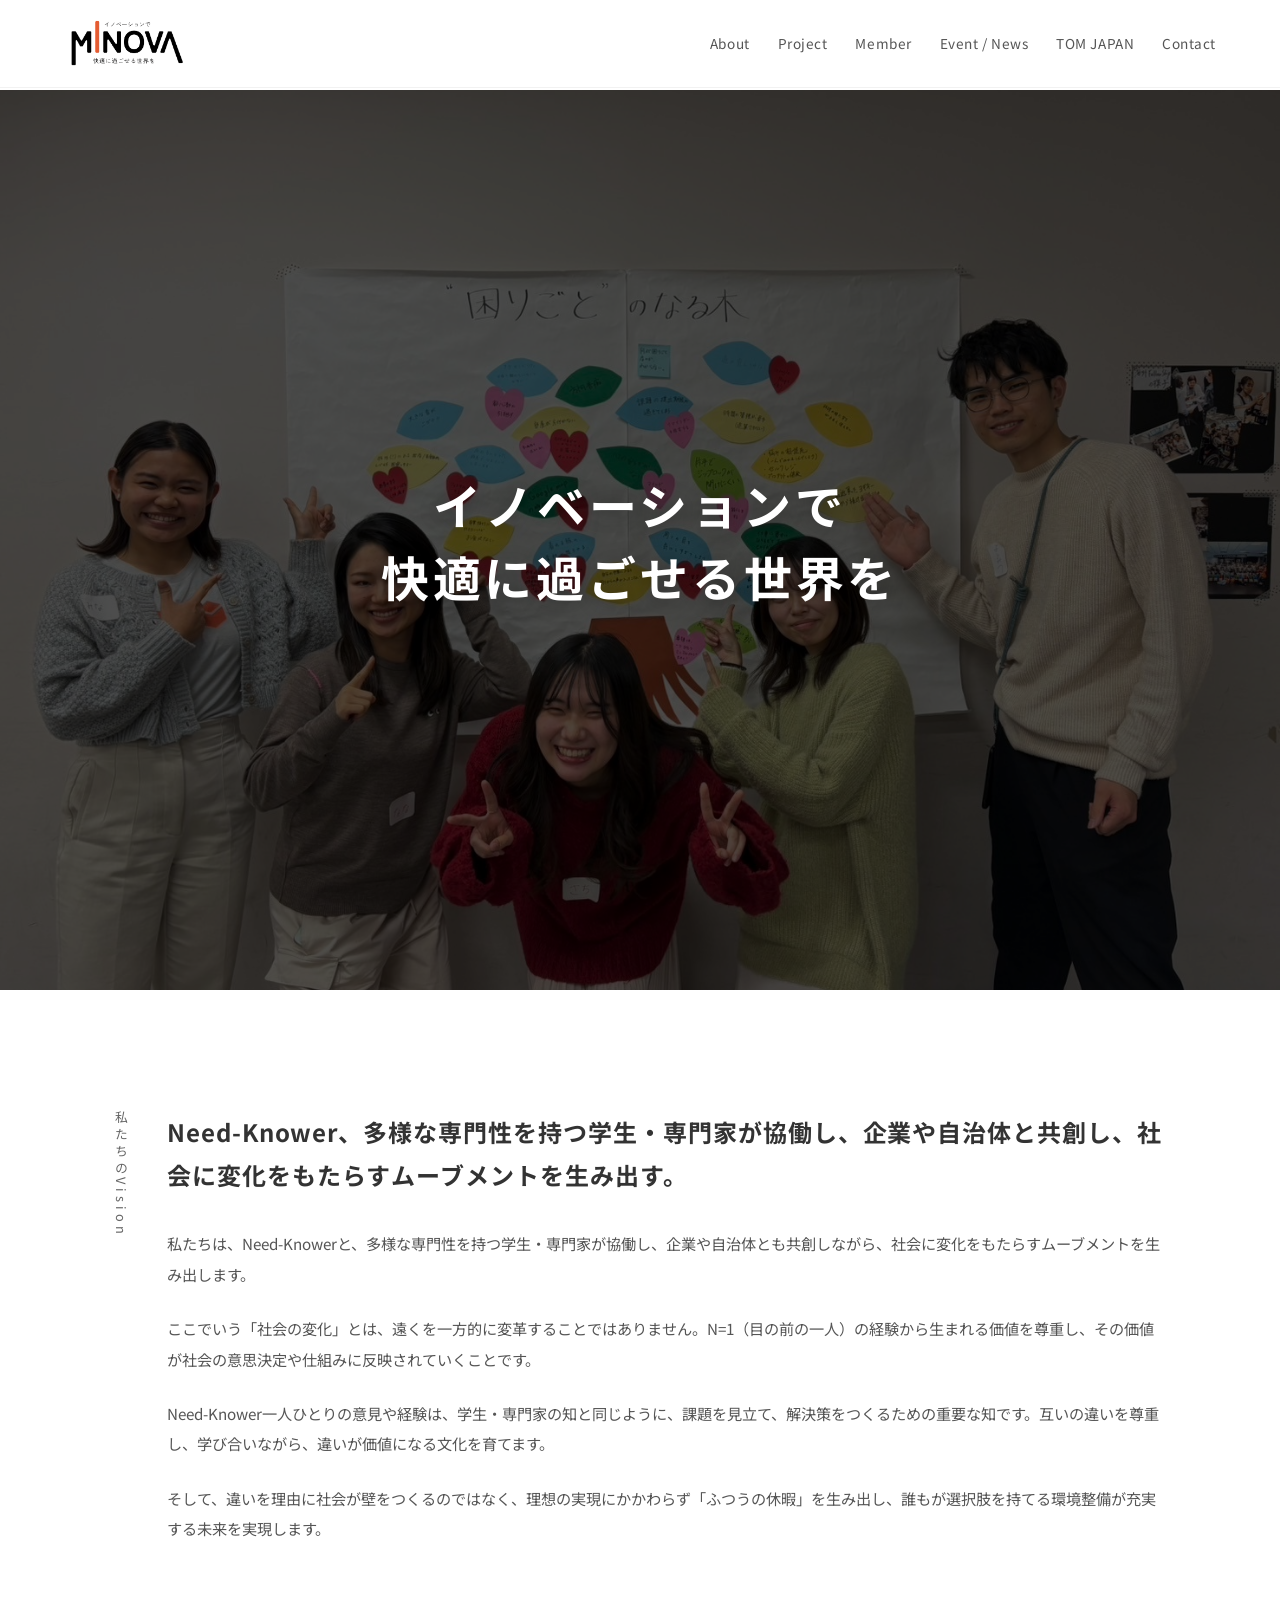
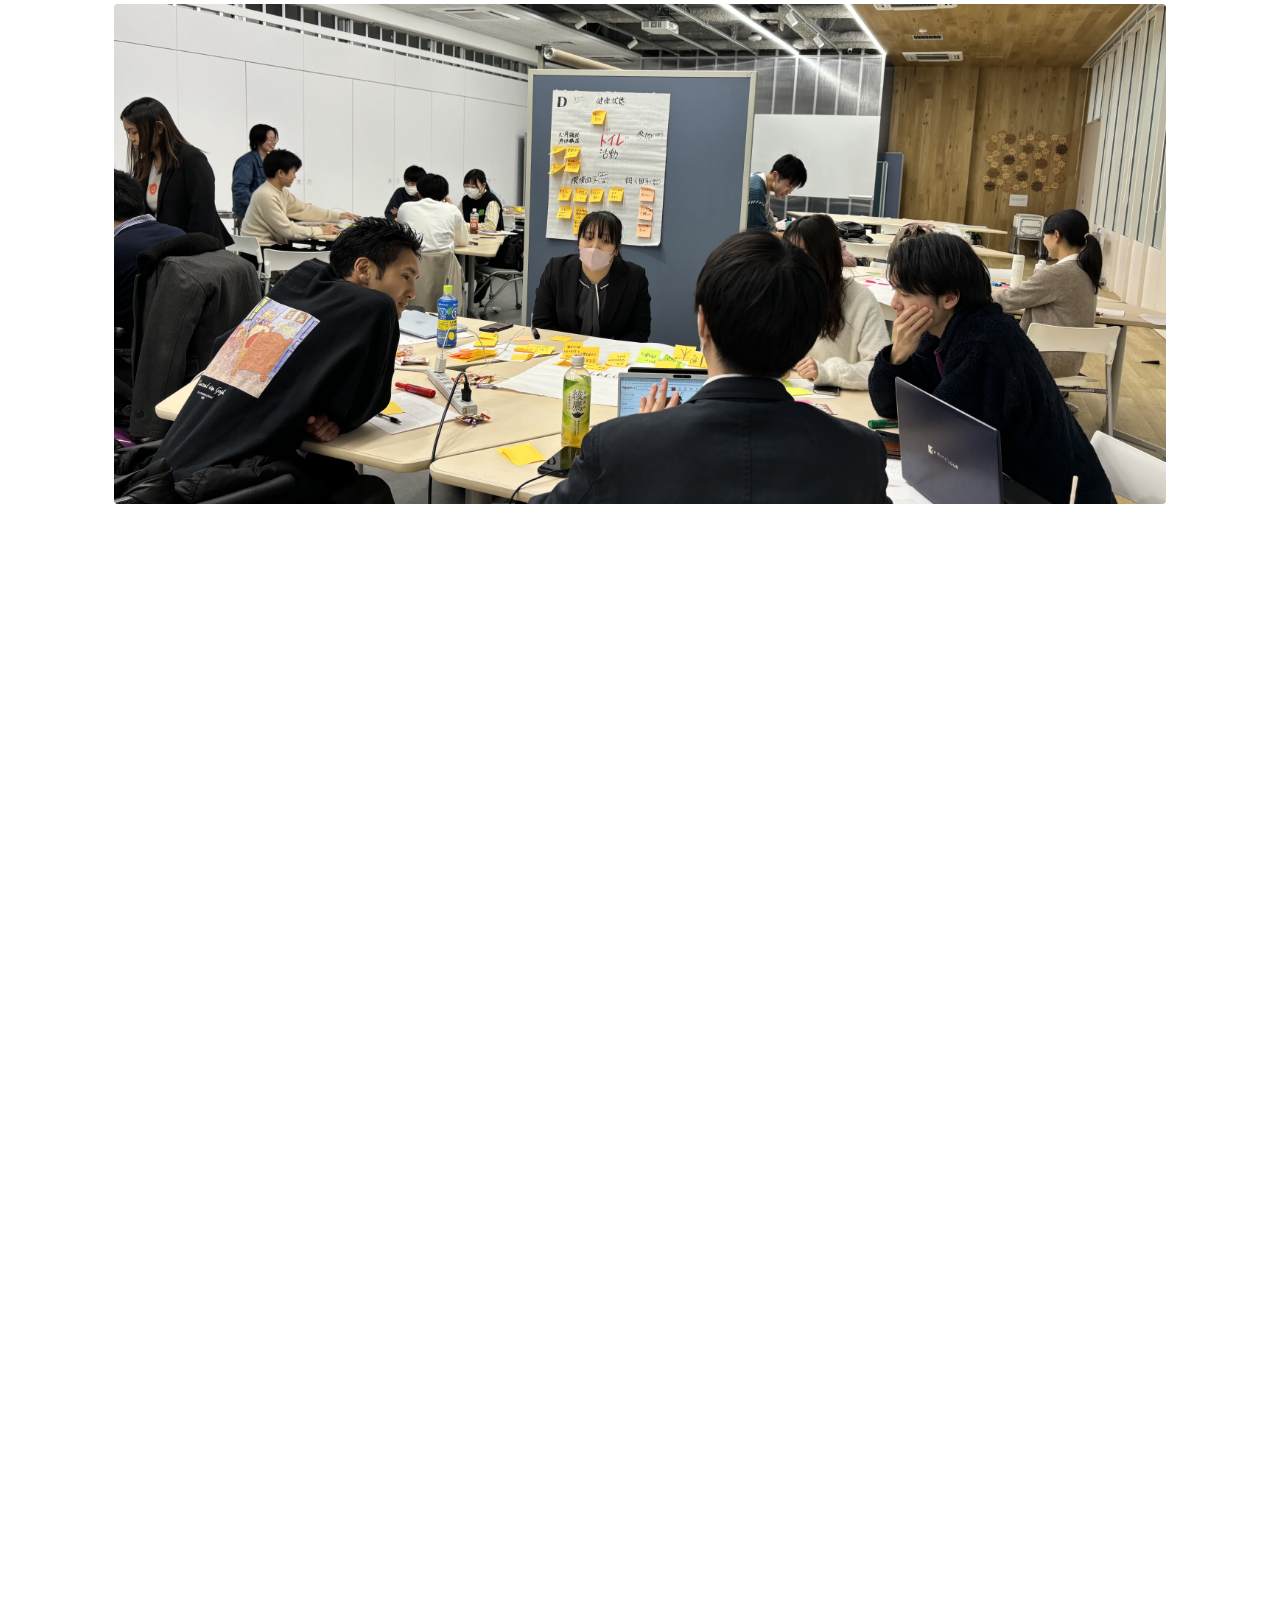
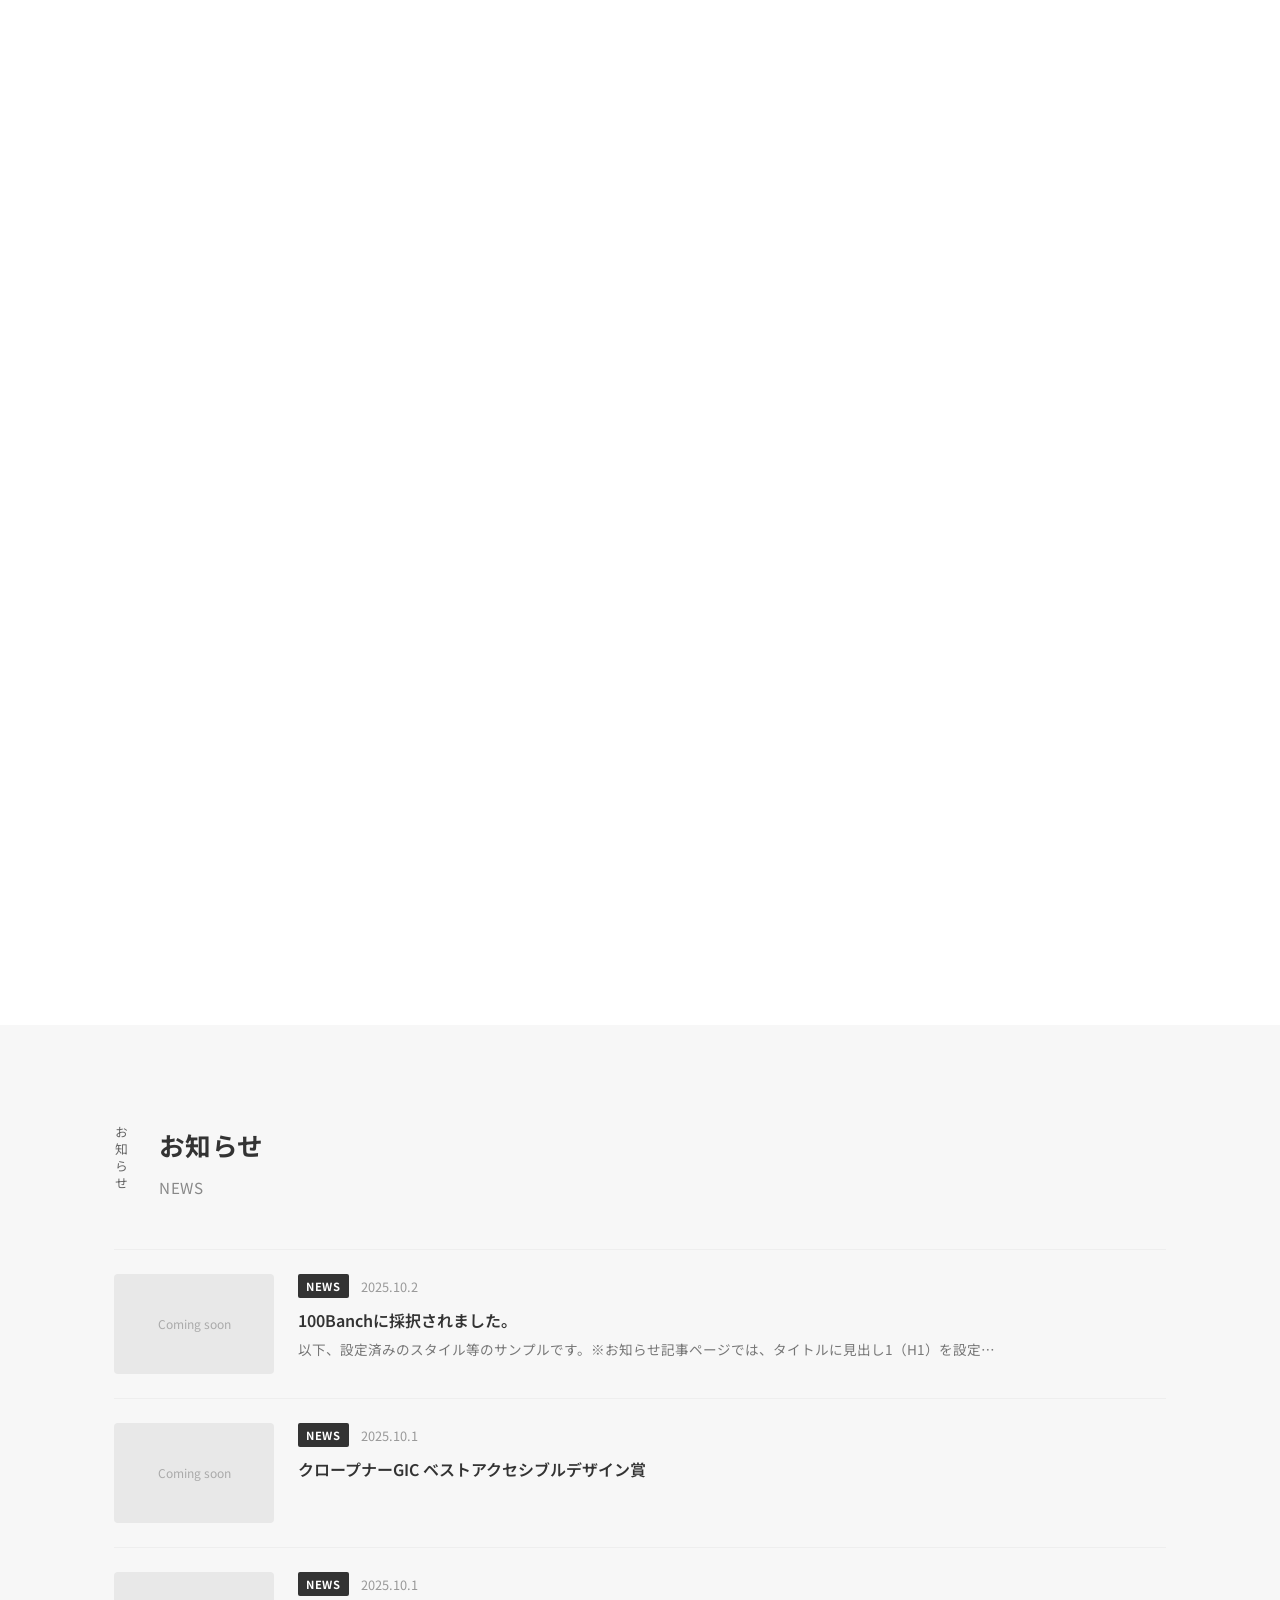
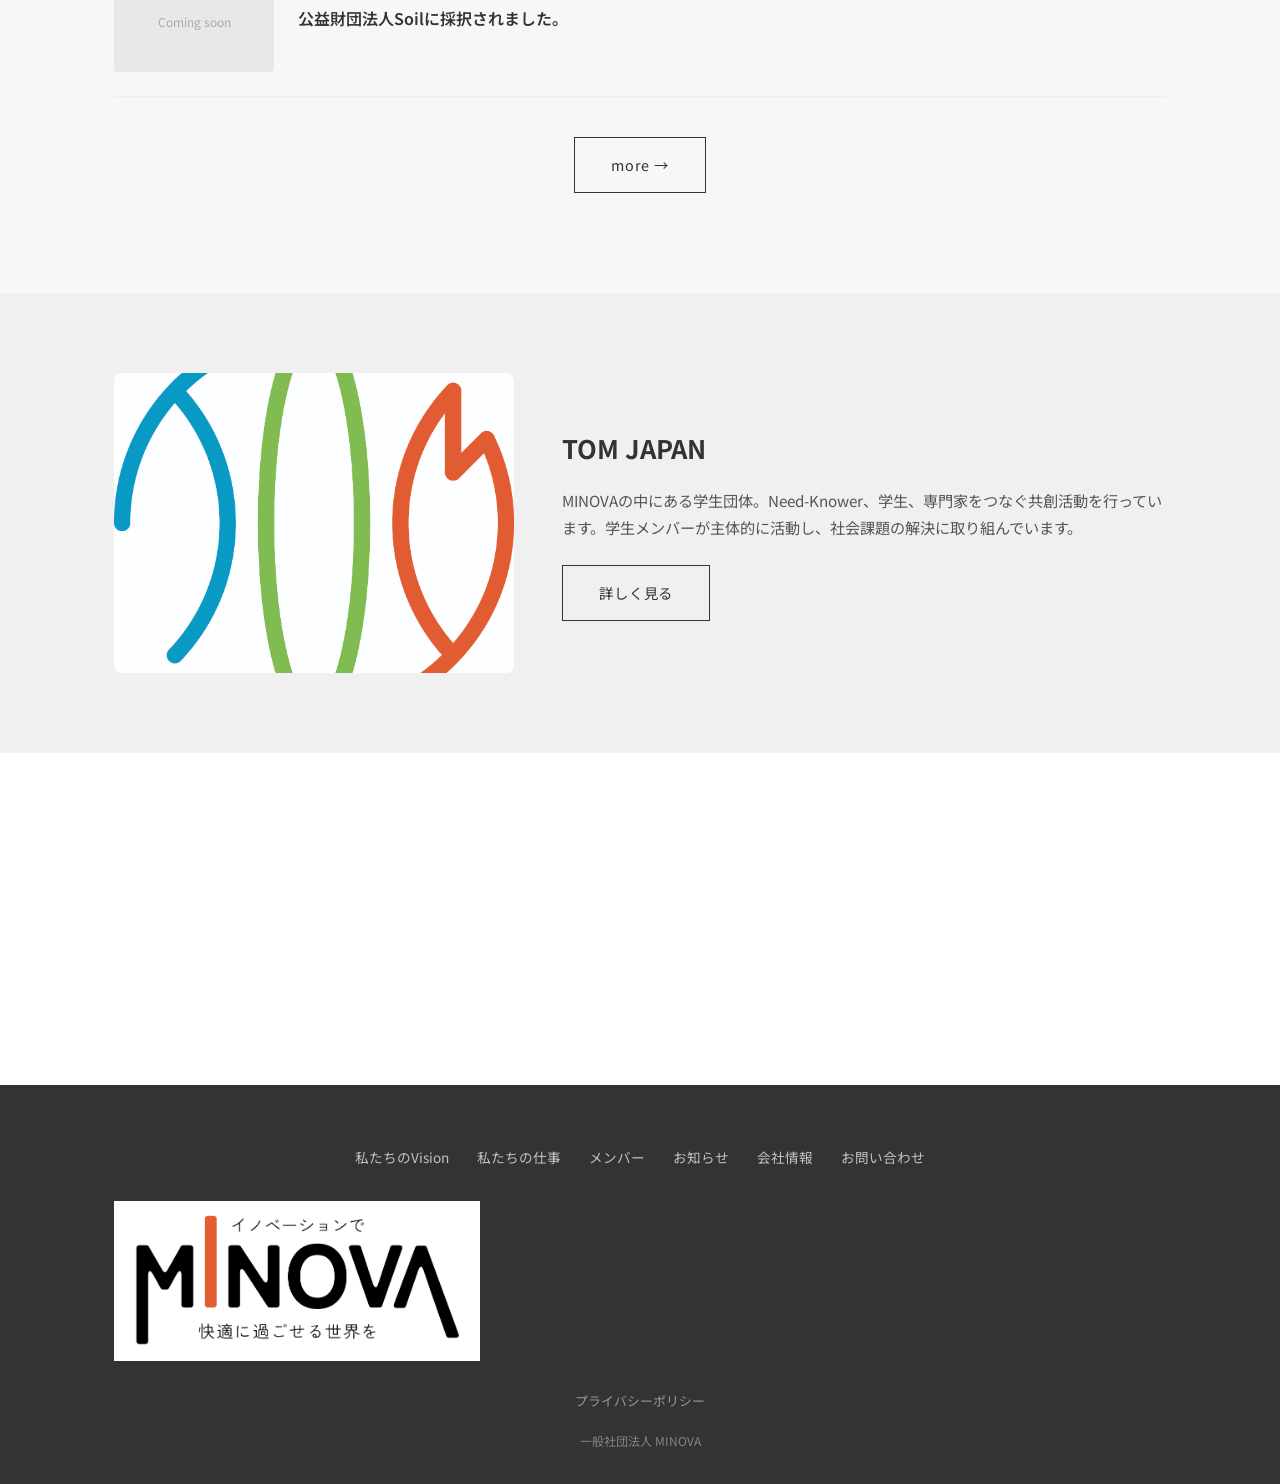
<file: index.html>
<!DOCTYPE html>
<html lang="ja">
<head>
  <meta charset="UTF-8">
  <meta name="viewport" content="width=device-width, initial-scale=1.0">
  <title>一般社団法人MINOVA | イノベーションで快適に過ごせる世界を</title>
  <meta name="description" content="一般社団法人MINOVAは、Need-Knower、多様な専門性を持つ学生・専門家が協働し、企業や自治体と共創し、社会に変化をもたらすムーブメントを生み出します。">
  <!-- OGP -->
  <meta property="og:title" content="一般社団法人MINOVA | イノベーションで快適に過ごせる世界を">
  <meta property="og:description" content="Need-Knower、多様な専門性を持つ学生・専門家が協働し、企業や自治体と共創し、社会に変化をもたらすムーブメントを生み出します。">
  <meta property="og:type" content="website">
  <meta property="og:url" content="">
  <meta property="og:image" content="">
  <meta property="og:site_name" content="一般社団法人MINOVA">
  <meta name="twitter:card" content="summary_large_image">
  <!-- Google Fonts -->
  <link rel="preconnect" href="https://fonts.googleapis.com">
  <link rel="preconnect" href="https://fonts.gstatic.com" crossorigin>
  <link href="https://fonts.googleapis.com/css2?family=Noto+Sans+JP:wght@400;500;700&display=swap" rel="stylesheet">
  <link rel="stylesheet" href="css/style.css?v=2">
</head>
<body>
  <!-- ナビゲーション オーバーレイ（モバイル用） -->
  <div class="nav-overlay" id="navOverlay"></div>

  <!-- ヘッダー（全ページ共通） -->
  <header class="header">
    <div class="header__inner">
      <a href="index.html" class="header__logo">
        <img src="assets/images/logo.png" alt="MINOVA">
      </a>
      <nav class="header__nav" id="globalNav">
        <a href="about.html">About</a>
        <a href="projects.html">Project</a>
        <a href="members.html">Member</a>
        <a href="news.html">Event / News</a>
        <a href="tom-japan.html">TOM JAPAN</a>
        <a href="contact.html">Contact</a>
      </nav>
      <button class="hamburger" id="hamburger" aria-label="メニューを開く">
        <span></span>
        <span></span>
        <span></span>
      </button>
    </div>
  </header>

  <!-- Hero セクション -->
  <section class="hero">
    <div class="hero__bg" style="background-image: url('assets/images/top.jpg');"></div>
    <div class="hero__content">
      <h1 class="hero__copy">
        <span>イノベーションで</span>
        <span>快適に過ごせる世界を</span>
      </h1>
    </div>
  </section>

  <!-- 私たちのVision セクション -->
  <section class="vision section fade-in" id="vision">
    <div class="container">
      <div class="vision__inner">
        <div class="section-label">私たちのVision</div>
        <div class="vision__content">
          <h2 class="vision__heading">Need-Knower、多様な専門性を持つ学生・専門家が協働し、企業や自治体と共創し、社会に変化をもたらすムーブメントを生み出す。</h2>
          <div class="vision__text">
            <p>私たちは、Need-Knowerと、多様な専門性を持つ学生・専門家が協働し、企業や自治体とも共創しながら、社会に変化をもたらすムーブメントを生み出します。</p>
            <p>ここでいう「社会の変化」とは、遠くを一方的に変革することではありません。N=1（目の前の一人）の経験から生まれる価値を尊重し、その価値が社会の意思決定や仕組みに反映されていくことです。</p>
            <p>Need-Knower一人ひとりの意見や経験は、学生・専門家の知と同じように、課題を見立て、解決策をつくるための重要な知です。互いの違いを尊重し、学び合いながら、違いが価値になる文化を育てます。</p>
            <p>そして、違いを理由に社会が壁をつくるのではなく、理想の実現にかかわらず「ふつうの休暇」を生み出し、誰もが選択肢を持てる環境整備が充実する未来を実現します。</p>
          </div>
        </div>
      </div>
      <!-- Vision 画像 -->
      <img src="assets/images/Workshop-1.jpg" alt="ワークショップ風景" class="vision__image">
    </div>
  </section>

  <!-- 私たちの仕事 セクション -->
  <section class="work section fade-in" id="work">
    <div class="container">
      <div class="work__inner">
        <div class="section-label">私たちの仕事</div>
        <div class="work__content">
          <!-- 01 共創ワークショップ運営 -->
          <div class="work__item">
            <p class="work__number">01</p>
            <h3 class="work__item-title">共創ワークショップ運営</h3>
            <p class="work__item-text">Need-Knower・学生・専門家が集い、課題の整理からアイデア創出までを共創で行う場を設計・運営します。</p>
            <div class="work__images">
              <img src="assets/images/Workshop-2.jpg" alt="ワークショップ風景">
              <img src="assets/images/Workshop-3.jpg" alt="ワークショップ風景">
              <img src="assets/images/Workshop-4.jpg" alt="ワークショップ風景">
            </div>
          </div>
          <!-- 02 プロトタイプ作成 -->
          <div class="work__item">
            <p class="work__number">02</p>
            <h3 class="work__item-title">プロトタイプ作成</h3>
            <p class="work__item-text">ワークショップで得た気づきや要件をもとに、体験やサービスの試作（プロトタイプ）を制作し、検証・改善を通じて社会実装につなげます。</p>
            <div class="work__images">
              <img src="assets/images/prototype-1.png" alt="プロトタイプ">
              <img src="assets/images/prototype-2.jpg" alt="プロトタイプ">
              <img src="assets/images/prototype-3.jpg" alt="プロトタイプ">
            </div>
          </div>
          <a href="projects.html" class="btn btn--center">詳細はこちら</a>
        </div>
      </div>
    </div>
  </section>

  <!-- プロジェクト セクション -->
  <section class="section fade-in" id="projects">
    <div class="container">
      <div class="section-header">
        <div class="section-label">Projects</div>
        <div>
          <h2 class="section-title">プロジェクト</h2>
          <p class="section-subtitle">PROJECTS</p>
        </div>
      </div>
      <!-- CMS連携：js/cms.js がデータを取得してここに挿入 -->
      <div class="cards-grid" id="projectCards">
        <!-- 仮データ（CMSから取得できない場合のフォールバック） -->
        <div class="card">
          <img src="assets/images/Workshop-5.jpg" alt="共創ワークショップ運営" class="card__image">
          <div class="card__body">
            <span class="card__category">ワークショップ</span>
            <h3 class="card__title">共創ワークショップ運営</h3>
            <p class="card__summary">Need-Knower・学生・専門家が集い、課題の整理からアイデア創出までを共創で行う場を設計・運営します。</p>
          </div>
        </div>
        <div class="card">
          <img src="assets/images/prototype-4.jpg" alt="プロトタイプ作成" class="card__image">
          <div class="card__body">
            <span class="card__category">プロトタイプ</span>
            <h3 class="card__title">プロトタイプ作成</h3>
            <p class="card__summary">体験やサービスの試作を制作し、検証・改善を通じて社会実装につなげます。</p>
          </div>
        </div>
      </div>
      <a href="projects.html" class="btn btn--center">すべてのプロジェクトを見る</a>
    </div>
  </section>

  <!-- お知らせ セクション -->
  <section class="section section--gray fade-in" id="news">
    <div class="container">
      <div class="section-header">
        <div class="section-label">お知らせ</div>
        <div>
          <h2 class="section-title">お知らせ</h2>
          <p class="section-subtitle">NEWS</p>
        </div>
      </div>
      <!-- CMS連携：js/cms.js がデータを取得してここに挿入 -->
      <div class="news-list" id="newsList">
        <!-- 仮データ（CMSから取得できない場合のフォールバック） -->
        <a href="#" class="news-list__item">
          <div class="news-list__image news-list__image--placeholder">Coming soon</div>
          <div class="news-list__content">
            <div class="news-list__meta">
              <span class="news-list__category">NEWS</span>
              <span class="news-list__date">2025.10.2</span>
            </div>
            <h3 class="news-list__title">100Banchに採択されました。</h3>
            <p class="news-list__summary">以下、設定済みのスタイル等のサンプルです。※お知らせ記事ページでは、タイトルに見出し1（H1）を設定…</p>
          </div>
        </a>
        <a href="#" class="news-list__item">
          <div class="news-list__image news-list__image--placeholder">Coming soon</div>
          <div class="news-list__content">
            <div class="news-list__meta">
              <span class="news-list__category">NEWS</span>
              <span class="news-list__date">2025.10.1</span>
            </div>
            <h3 class="news-list__title">クロープナーGIC ベストアクセシブルデザイン賞</h3>
          </div>
        </a>
        <a href="#" class="news-list__item">
          <div class="news-list__image news-list__image--placeholder">Soil</div>
          <div class="news-list__content">
            <div class="news-list__meta">
              <span class="news-list__category">NEWS</span>
              <span class="news-list__date">2025.10.1</span>
            </div>
            <h3 class="news-list__title">公益財団法人Soilに採択されました。</h3>
          </div>
        </a>
      </div>
      <a href="news.html" class="btn btn--center">more →</a>
    </div>
  </section>

  <!-- TOM JAPAN 導線 -->
  <section class="tom-japan-banner fade-in">
    <div class="container">
      <div class="tom-japan-banner__inner">
        <img src="assets/images/TOM JAPAN_logo.jpg" alt="TOM JAPAN" class="tom-japan-banner__image">
        <div class="tom-japan-banner__content">
          <h2 class="tom-japan-banner__title">TOM JAPAN</h2>
          <p class="tom-japan-banner__text">MINOVAの中にある学生団体。Need-Knower、学生、専門家をつなぐ共創活動を行っています。学生メンバーが主体的に活動し、社会課題の解決に取り組んでいます。</p>
          <a href="tom-japan.html" class="btn">詳しく見る</a>
        </div>
      </div>
    </div>
  </section>

  <!-- お問い合わせ導線 -->
  <section class="cta fade-in">
    <div class="container">
      <h2 class="cta__title">お問い合わせ</h2>
      <p class="cta__text">弊団体へのお問い合わせはこちらよりお願いいたします。</p>
      <a href="contact.html" class="btn btn--primary">お問い合わせはこちら</a>
    </div>
  </section>

  <!-- フッター（全ページ共通） -->
  <footer class="footer">
    <div class="footer__inner">
      <nav class="footer__nav">
        <a href="about.html">私たちのVision</a>
        <a href="projects.html">私たちの仕事</a>
        <a href="members.html">メンバー</a>
        <a href="news.html">お知らせ</a>
        <a href="about.html#corporate-info">会社情報</a>
        <a href="contact.html">お問い合わせ</a>
      </nav>
      <div class="footer__logo"><img src="assets/images/logo.png" alt="MINOVA" style="height: 160px;"></div>
      <div class="footer__links">
        <a href="privacy.html">プライバシーポリシー</a>
      </div>
      <p class="footer__copy">一般社団法人 MINOVA</p>
    </div>
  </footer>

  <script src="js/main.js"></script>
  <script src="js/cms.js"></script>
</body>
</html>
</file>
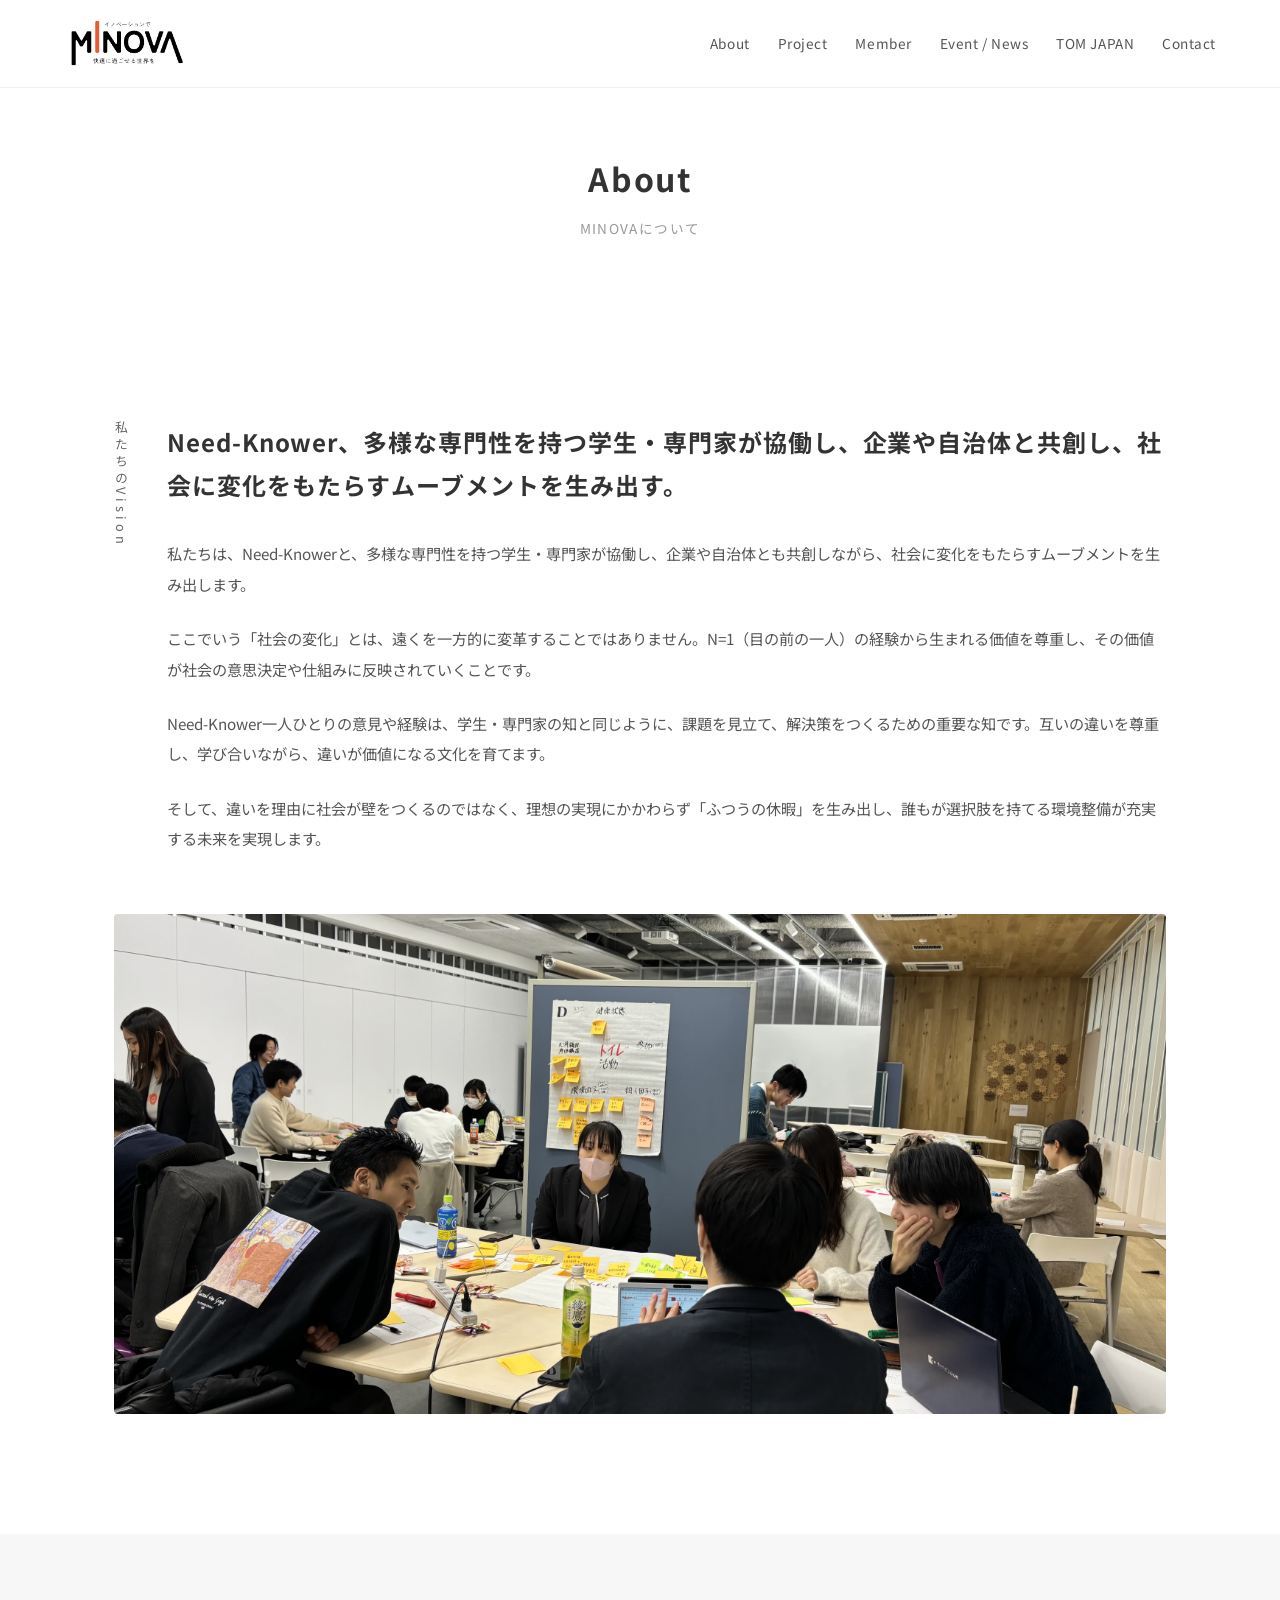
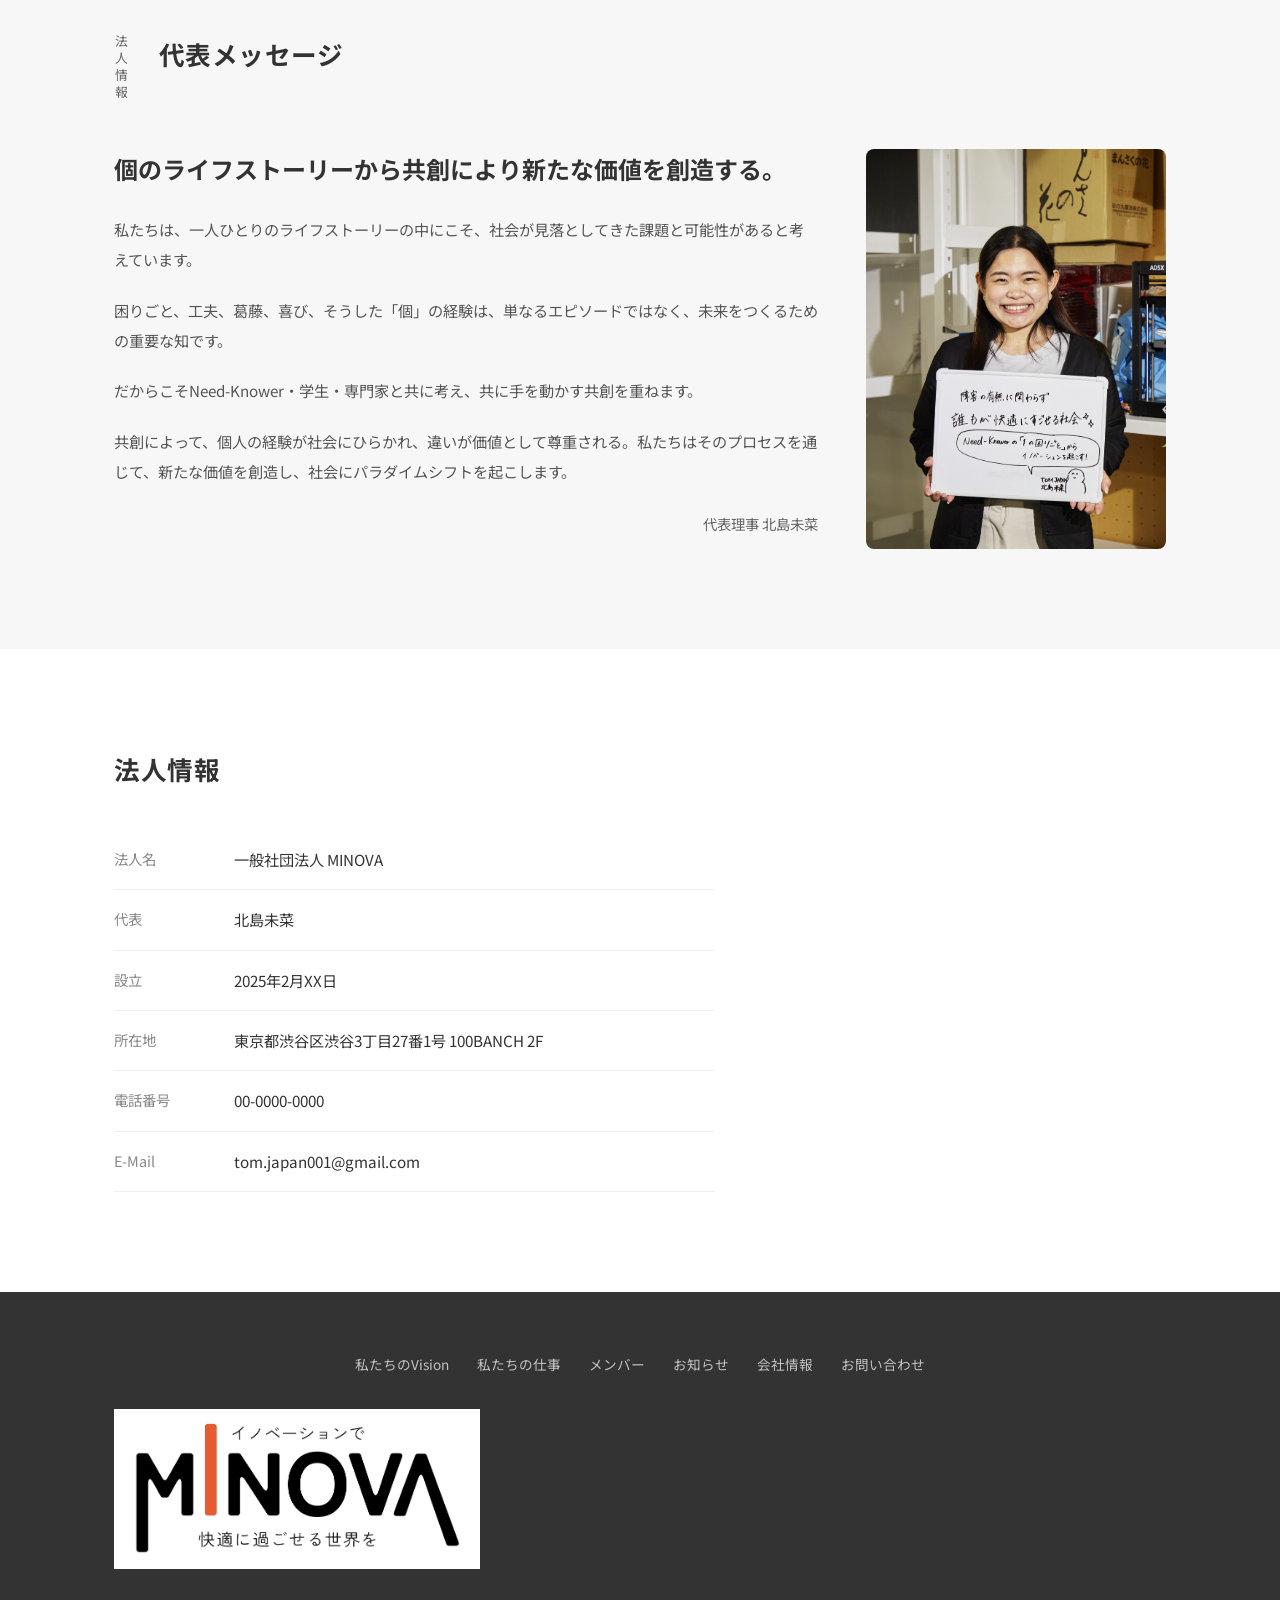
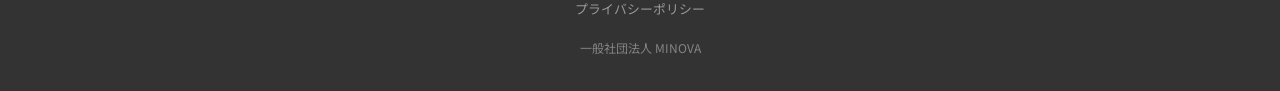
<file: about.html>
<!DOCTYPE html>
<html lang="ja">
<head>
  <meta charset="UTF-8">
  <meta name="viewport" content="width=device-width, initial-scale=1.0">
  <title>MINOVAについて | 一般社団法人MINOVA</title>
  <meta name="description" content="一般社団法人MINOVAのビジョン、代表メッセージ、法人情報をご紹介します。">
  <!-- OGP -->
  <meta property="og:title" content="MINOVAについて | 一般社団法人MINOVA">
  <meta property="og:description" content="一般社団法人MINOVAのビジョン、代表メッセージ、法人情報をご紹介します。">
  <meta property="og:type" content="website">
  <meta property="og:url" content="">
  <meta property="og:image" content="">
  <meta property="og:site_name" content="一般社団法人MINOVA">
  <meta name="twitter:card" content="summary_large_image">
  <!-- Google Fonts -->
  <link rel="preconnect" href="https://fonts.googleapis.com">
  <link rel="preconnect" href="https://fonts.gstatic.com" crossorigin>
  <link href="https://fonts.googleapis.com/css2?family=Noto+Sans+JP:wght@400;500;700&display=swap" rel="stylesheet">
  <link rel="stylesheet" href="css/style.css?v=2">
</head>
<body>
  <!-- ナビゲーション オーバーレイ -->
  <div class="nav-overlay" id="navOverlay"></div>

  <!-- ヘッダー -->
  <header class="header">
    <div class="header__inner">
      <a href="index.html" class="header__logo"><img src="assets/images/logo.png" alt="MINOVA"></a>
      <nav class="header__nav" id="globalNav">
        <a href="about.html">About</a>
        <a href="projects.html">Project</a>
        <a href="members.html">Member</a>
        <a href="news.html">Event / News</a>
        <a href="tom-japan.html">TOM JAPAN</a>
        <a href="contact.html">Contact</a>
      </nav>
      <button class="hamburger" id="hamburger" aria-label="メニューを開く">
        <span></span>
        <span></span>
        <span></span>
      </button>
    </div>
  </header>

  <!-- ページヘッダー -->
  <div class="page-header">
    <h1 class="page-header__title">About</h1>
    <p class="page-header__subtitle">MINOVAについて</p>
  </div>

  <!-- 私たちのVision -->
  <section class="vision section fade-in" id="about-vision">
    <div class="container">
      <div class="vision__inner">
        <div class="section-label">私たちのVision</div>
        <div class="vision__content">
          <h2 class="vision__heading">Need-Knower、多様な専門性を持つ学生・専門家が協働し、企業や自治体と共創し、社会に変化をもたらすムーブメントを生み出す。</h2>
          <div class="vision__text">
            <p>私たちは、Need-Knowerと、多様な専門性を持つ学生・専門家が協働し、企業や自治体とも共創しながら、社会に変化をもたらすムーブメントを生み出します。</p>
            <p>ここでいう「社会の変化」とは、遠くを一方的に変革することではありません。N=1（目の前の一人）の経験から生まれる価値を尊重し、その価値が社会の意思決定や仕組みに反映されていくことです。</p>
            <p>Need-Knower一人ひとりの意見や経験は、学生・専門家の知と同じように、課題を見立て、解決策をつくるための重要な知です。互いの違いを尊重し、学び合いながら、違いが価値になる文化を育てます。</p>
            <p>そして、違いを理由に社会が壁をつくるのではなく、理想の実現にかかわらず「ふつうの休暇」を生み出し、誰もが選択肢を持てる環境整備が充実する未来を実現します。</p>
          </div>
        </div>
      </div>
      <img src="assets/images/Workshop-1.jpg" alt="ワークショップ風景" class="vision__image">
    </div>
  </section>

  <!-- 代表メッセージ -->
  <section class="section section--gray fade-in" id="message">
    <div class="container">
      <div class="section-header">
        <div class="section-label">法人情報</div>
        <div>
          <h2 class="section-title">代表メッセージ</h2>
        </div>
      </div>
      <div class="message">
        <div class="message__text">
          <h3 class="message__title">個のライフストーリーから共創により新たな価値を創造する。</h3>
          <div class="message__body">
            <p>私たちは、一人ひとりのライフストーリーの中にこそ、社会が見落としてきた課題と可能性があると考えています。</p>
            <p>困りごと、工夫、葛藤、喜び、そうした「個」の経験は、単なるエピソードではなく、未来をつくるための重要な知です。</p>
            <p>だからこそNeed-Knower・学生・専門家と共に考え、共に手を動かす共創を重ねます。</p>
            <p>共創によって、個人の経験が社会にひらかれ、違いが価値として尊重される。私たちはそのプロセスを通じて、新たな価値を創造し、社会にパラダイムシフトを起こします。</p>
          </div>
          <p class="message__author">代表理事 北島未菜</p>
        </div>
        <img src="assets/images/Reps' Greeting.JPG" alt="代表理事 北島未菜" class="message__photo" style="object-position: center center;">
      </div>
    </div>
  </section>

  <!-- 法人情報 -->
  <section class="section fade-in" id="corporate-info">
    <div class="container">
      <h2 class="section-title" style="margin-bottom: 40px;">法人情報</h2>
      <table class="info-table">
        <tr>
          <th>法人名</th>
          <td>一般社団法人 MINOVA</td>
        </tr>
        <tr>
          <th>代表</th>
          <td>北島未菜</td>
        </tr>
        <tr>
          <th>設立</th>
          <td>2025年2月XX日</td>
        </tr>
        <tr>
          <th>所在地</th>
          <td>東京都渋谷区渋谷3丁目27番1号 100BANCH 2F</td>
        </tr>
        <tr>
          <th>電話番号</th>
          <td>00-0000-0000</td>
        </tr>
        <tr>
          <th>E-Mail</th>
          <td>tom.japan001@gmail.com</td>
        </tr>
      </table>
    </div>
  </section>

  <!-- フッター -->
  <footer class="footer">
    <div class="footer__inner">
      <nav class="footer__nav">
        <a href="about.html">私たちのVision</a>
        <a href="projects.html">私たちの仕事</a>
        <a href="members.html">メンバー</a>
        <a href="news.html">お知らせ</a>
        <a href="about.html#corporate-info">会社情報</a>
        <a href="contact.html">お問い合わせ</a>
      </nav>
      <div class="footer__logo"><img src="assets/images/logo.png" alt="MINOVA" style="height: 160px;"></div>
      <div class="footer__links">
        <a href="privacy.html">プライバシーポリシー</a>
      </div>
      <p class="footer__copy">一般社団法人 MINOVA</p>
    </div>
  </footer>

  <script src="js/main.js"></script>
</body>
</html>
</file>
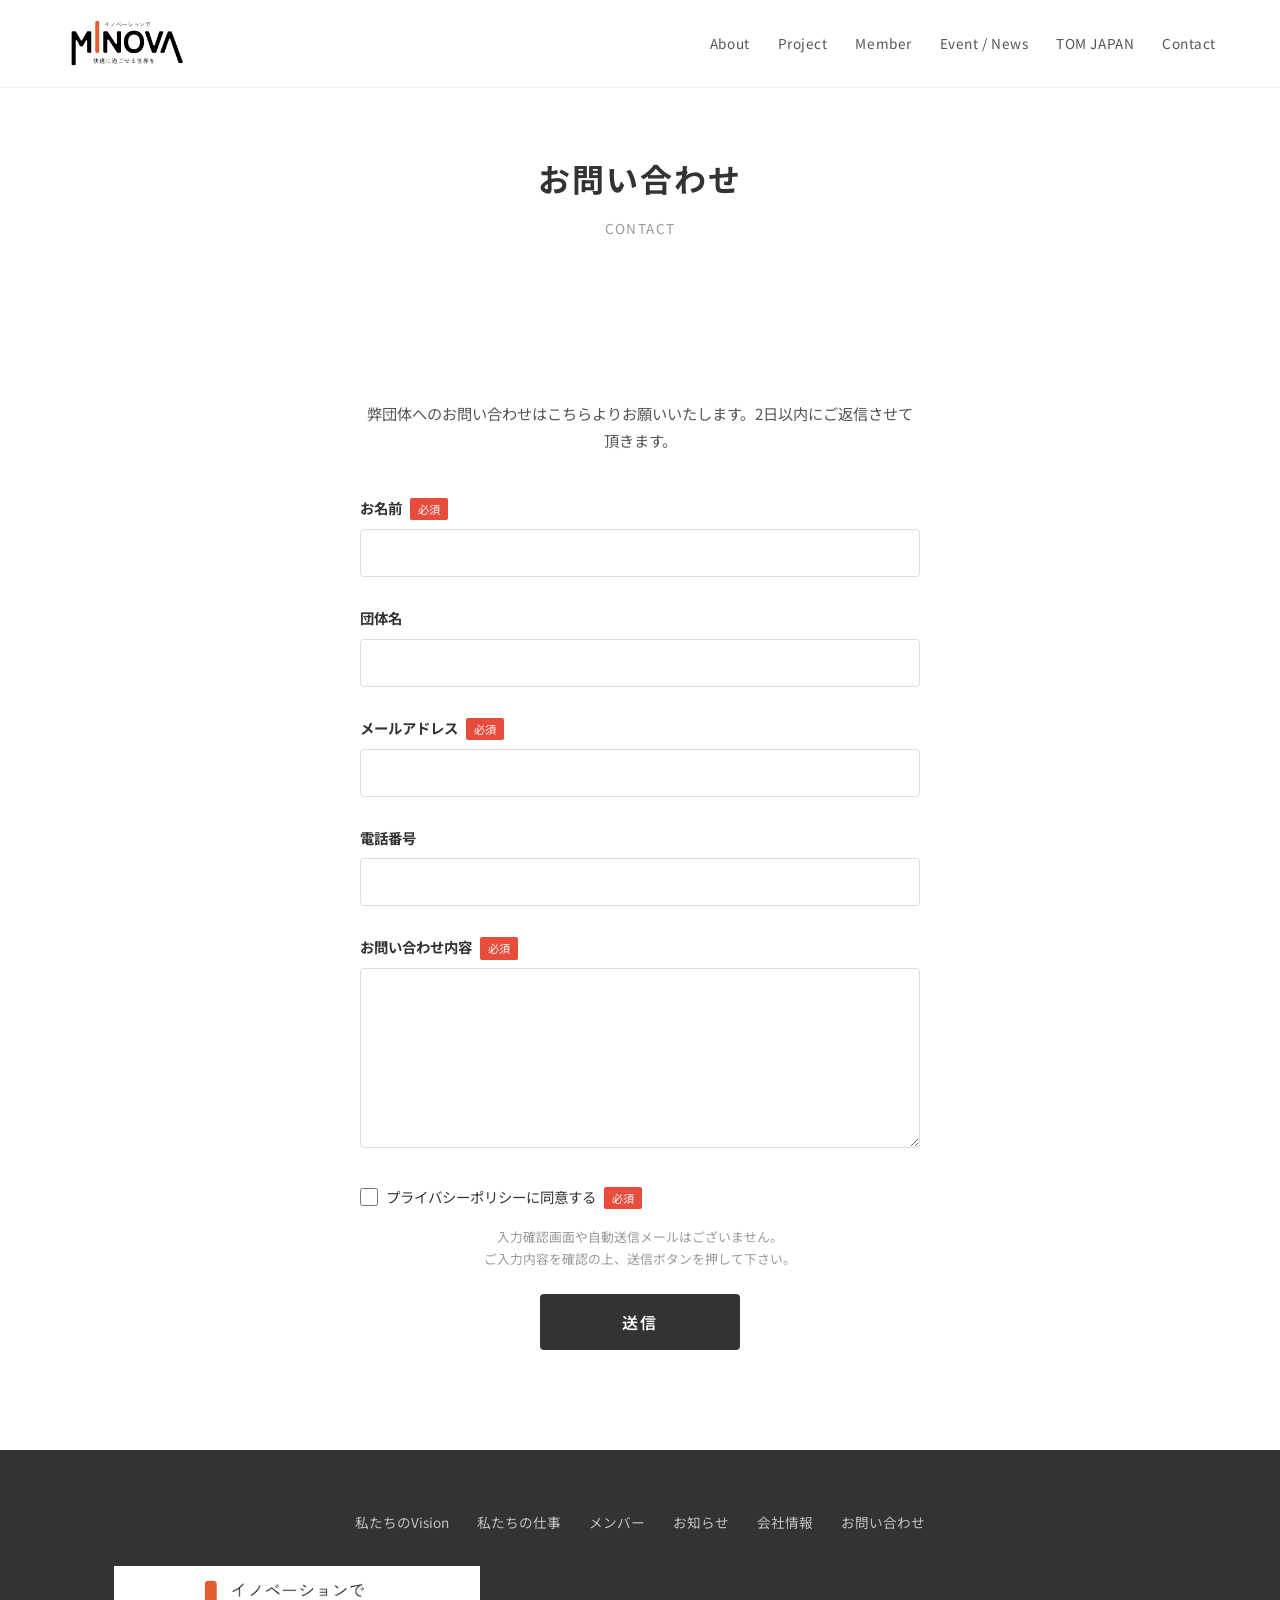
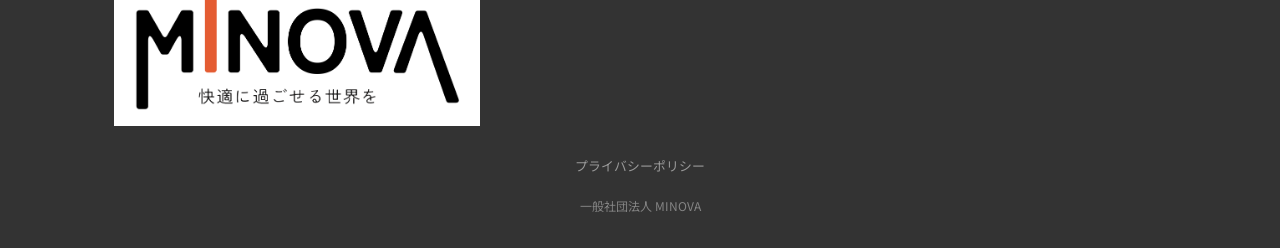
<file: contact.html>
<!DOCTYPE html>
<html lang="ja">
<head>
  <meta charset="UTF-8">
  <meta name="viewport" content="width=device-width, initial-scale=1.0">
  <title>お問い合わせ | 一般社団法人MINOVA</title>
  <meta name="description" content="一般社団法人MINOVAへのお問い合わせはこちらからお願いいたします。">
  <!-- OGP -->
  <meta property="og:title" content="お問い合わせ | 一般社団法人MINOVA">
  <meta property="og:description" content="一般社団法人MINOVAへのお問い合わせはこちらからお願いいたします。">
  <meta property="og:type" content="website">
  <meta property="og:url" content="">
  <meta property="og:image" content="">
  <meta property="og:site_name" content="一般社団法人MINOVA">
  <meta name="twitter:card" content="summary_large_image">
  <!-- Google Fonts -->
  <link rel="preconnect" href="https://fonts.googleapis.com">
  <link rel="preconnect" href="https://fonts.gstatic.com" crossorigin>
  <link href="https://fonts.googleapis.com/css2?family=Noto+Sans+JP:wght@400;500;700&display=swap" rel="stylesheet">
  <link rel="stylesheet" href="css/style.css?v=2">
</head>
<body>
  <div class="nav-overlay" id="navOverlay"></div>

  <!-- ヘッダー -->
  <header class="header">
    <div class="header__inner">
      <a href="index.html" class="header__logo"><img src="assets/images/logo.png" alt="MINOVA"></a>
      <nav class="header__nav" id="globalNav">
        <a href="about.html">About</a>
        <a href="projects.html">Project</a>
        <a href="members.html">Member</a>
        <a href="news.html">Event / News</a>
        <a href="tom-japan.html">TOM JAPAN</a>
        <a href="contact.html">Contact</a>
      </nav>
      <button class="hamburger" id="hamburger" aria-label="メニューを開く">
        <span></span>
        <span></span>
        <span></span>
      </button>
    </div>
  </header>

  <!-- ページヘッダー -->
  <div class="page-header">
    <h1 class="page-header__title">お問い合わせ</h1>
    <p class="page-header__subtitle">CONTACT</p>
  </div>

  <!-- お問い合わせフォーム -->
  <section class="section fade-in">
    <div class="container">
      <div class="contact-form">
        <p class="contact-form__intro">弊団体へのお問い合わせはこちらよりお願いいたします。2日以内にご返信させて頂きます。</p>

        <!--
          フォーム送信先について：
          現在は静的フォームです。
          後ほど以下のいずれかに差し替えてください：
          1. Google Forms の action URL
          2. Google Apps Script の Web App URL
          例: action="https://script.google.com/macros/s/XXXX/exec"
        -->
        <form id="contactForm" action="#" method="POST">
          <!-- お名前 -->
          <div class="form-group">
            <label for="name">お名前<span class="required">必須</span></label>
            <input type="text" id="name" name="name" required>
          </div>

          <!-- 団体名 -->
          <div class="form-group">
            <label for="organization">団体名</label>
            <input type="text" id="organization" name="organization">
          </div>

          <!-- メールアドレス -->
          <div class="form-group">
            <label for="email">メールアドレス<span class="required">必須</span></label>
            <input type="email" id="email" name="email" required>
          </div>

          <!-- 電話番号 -->
          <div class="form-group">
            <label for="phone">電話番号</label>
            <input type="tel" id="phone" name="phone">
          </div>

          <!-- お問い合わせ内容 -->
          <div class="form-group">
            <label for="message">お問い合わせ内容<span class="required">必須</span></label>
            <textarea id="message" name="message" required></textarea>
          </div>

          <!-- プライバシーポリシー同意 -->
          <div class="form-checkbox">
            <input type="checkbox" id="privacy" name="privacy" required>
            <label for="privacy">プライバシーポリシーに同意する<span class="required">必須</span></label>
          </div>

          <!-- 注意書き -->
          <p class="form-note">入力確認画面や自動送信メールはございません。<br>ご入力内容を確認の上、送信ボタンを押して下さい。</p>

          <!-- 送信ボタン -->
          <button type="submit" class="form-submit" id="submitBtn">送信</button>
        </form>
      </div>
    </div>
  </section>

  <!-- フッター -->
  <footer class="footer">
    <div class="footer__inner">
      <nav class="footer__nav">
        <a href="about.html">私たちのVision</a>
        <a href="projects.html">私たちの仕事</a>
        <a href="members.html">メンバー</a>
        <a href="news.html">お知らせ</a>
        <a href="about.html#corporate-info">会社情報</a>
        <a href="contact.html">お問い合わせ</a>
      </nav>
      <div class="footer__logo"><img src="assets/images/logo.png" alt="MINOVA" style="height: 160px;"></div>
      <div class="footer__links">
        <a href="privacy.html">プライバシーポリシー</a>
      </div>
      <p class="footer__copy">一般社団法人 MINOVA</p>
    </div>
  </footer>

  <script src="js/main.js"></script>
</body>
</html>
</file>
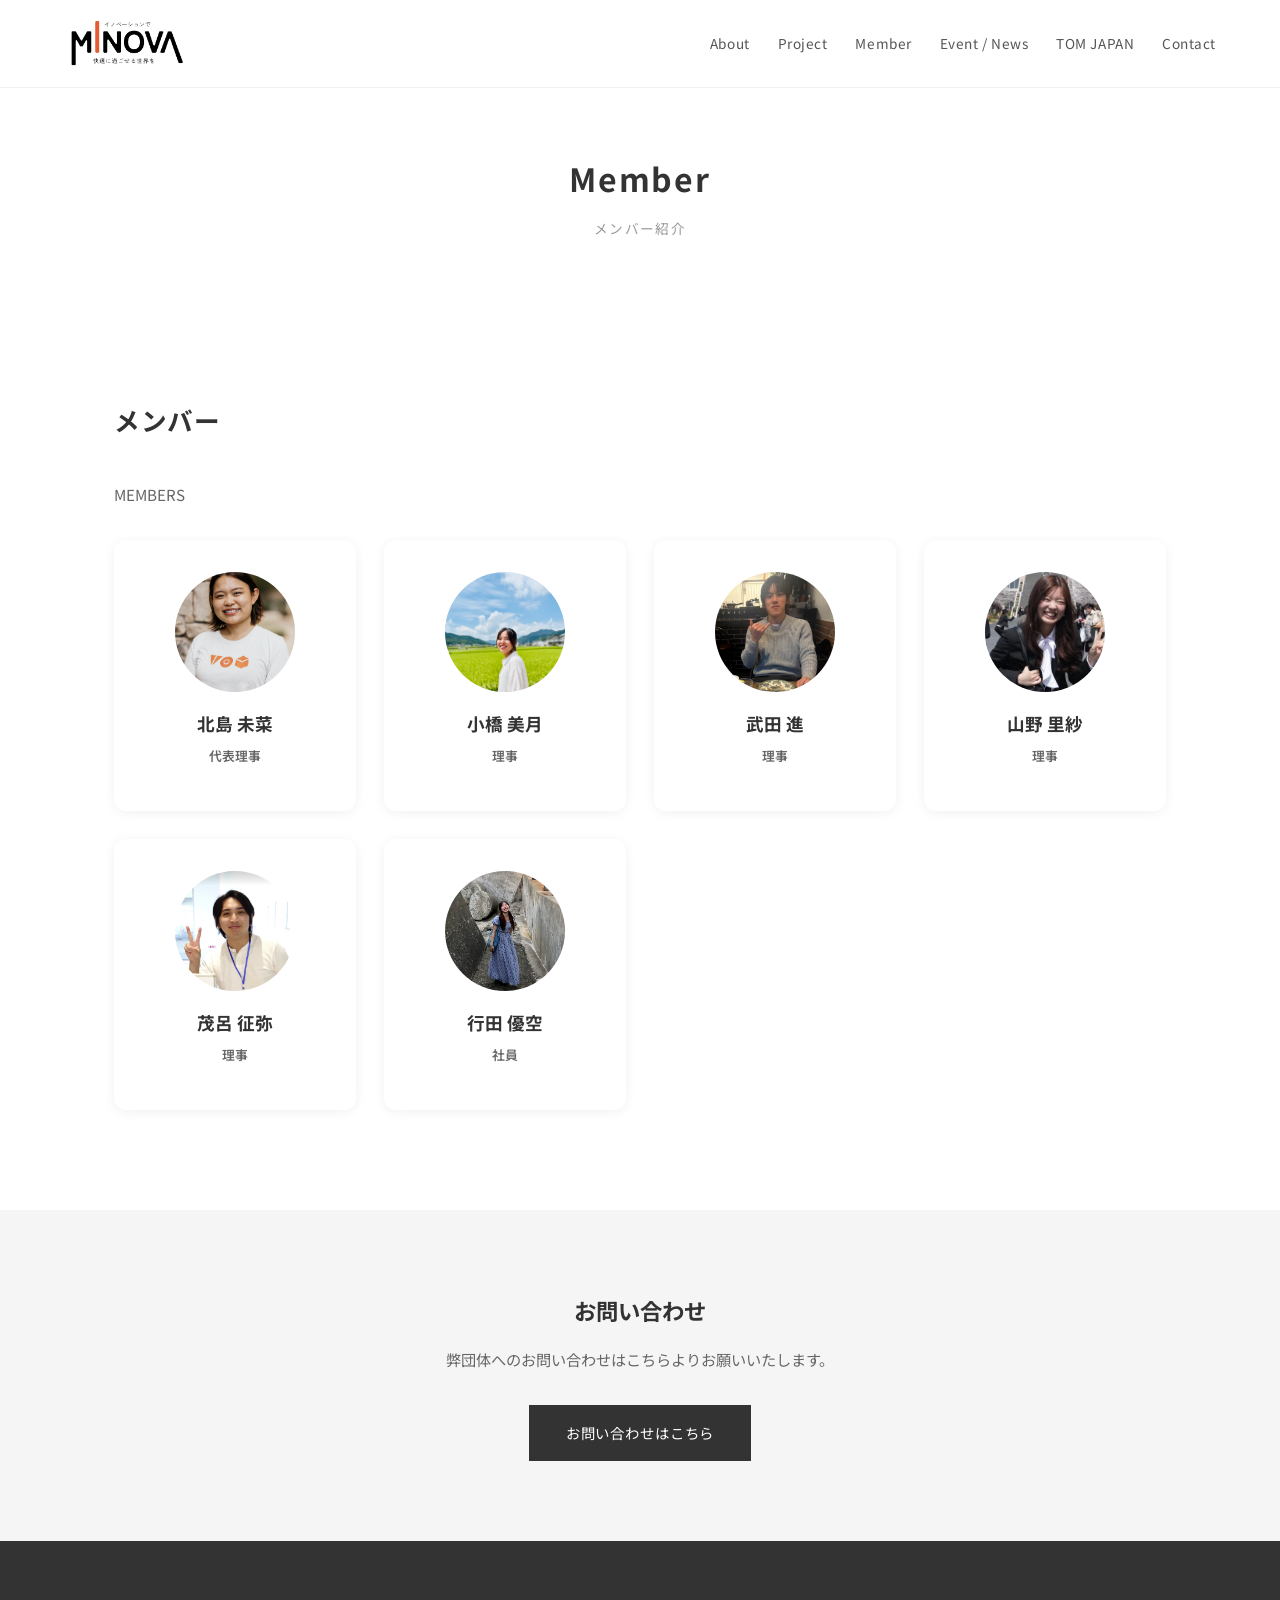
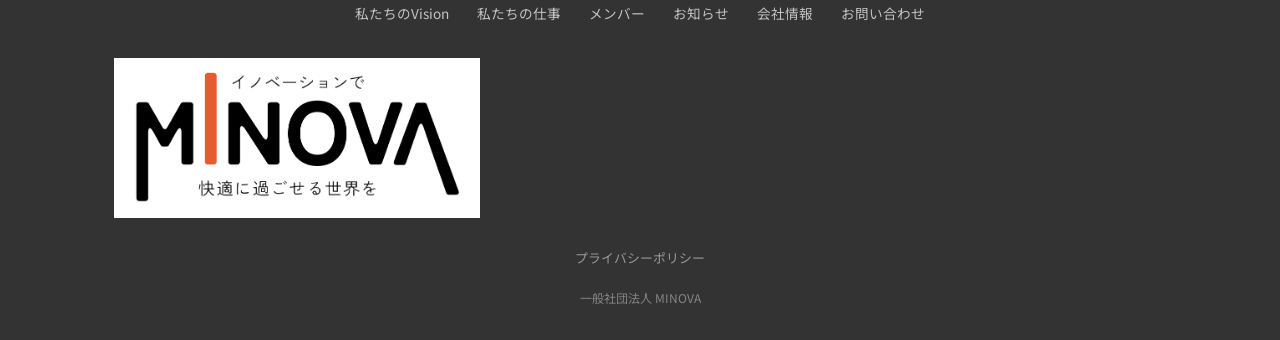
<file: members.html>
<!DOCTYPE html>
<html lang="ja">
<head>
  <meta charset="UTF-8">
  <meta name="viewport" content="width=device-width, initial-scale=1.0">
  <title>メンバー | 一般社団法人MINOVA</title>
  <meta name="description" content="一般社団法人MINOVAのメンバー紹介です。">
  <!-- OGP -->
  <meta property="og:title" content="メンバー | 一般社団法人MINOVA">
  <meta property="og:description" content="一般社団法人MINOVAのメンバー紹介です。">
  <meta property="og:type" content="website">
  <meta property="og:url" content="">
  <meta property="og:image" content="">
  <meta property="og:site_name" content="一般社団法人MINOVA">
  <meta name="twitter:card" content="summary_large_image">
  <!-- Google Fonts -->
  <link rel="preconnect" href="https://fonts.googleapis.com">
  <link rel="preconnect" href="https://fonts.gstatic.com" crossorigin>
  <link href="https://fonts.googleapis.com/css2?family=Noto+Sans+JP:wght@400;500;700&display=swap" rel="stylesheet">
  <link rel="stylesheet" href="css/style.css?v=2">
</head>
<body>
  <div class="nav-overlay" id="navOverlay"></div>

  <!-- ヘッダー -->
  <header class="header">
    <div class="header__inner">
      <a href="index.html" class="header__logo"><img src="assets/images/logo.png" alt="MINOVA"></a>
      <nav class="header__nav" id="globalNav">
        <a href="about.html">About</a>
        <a href="projects.html">Project</a>
        <a href="members.html">Member</a>
        <a href="news.html">Event / News</a>
        <a href="tom-japan.html">TOM JAPAN</a>
        <a href="contact.html">Contact</a>
      </nav>
      <button class="hamburger" id="hamburger" aria-label="メニューを開く">
        <span></span>
        <span></span>
        <span></span>
      </button>
    </div>
  </header>

  <!-- ページヘッダー -->
  <div class="page-header">
    <h1 class="page-header__title">Member</h1>
    <p class="page-header__subtitle">メンバー紹介</p>
  </div>

  <!-- メンバー紹介 -->
  <section class="section fade-in">
    <div class="container">
      <h2 class="section-title" style="margin-bottom: 40px;">メンバー</h2>
      <p style="color: #666; margin-bottom: 32px; font-size: 0.95rem;">MEMBERS</p>
      <!-- cms.js がデータを取得してここに挿入 -->
      <div class="members-grid" id="minovaMemberCards">
        <!-- 仮データ（JSONから取得できない場合のフォールバック） -->
        <div class="member-card">
          <div class="member-card__photo member-card__photo--placeholder">仮画像</div>
          <p class="member-card__name">北島 未菜</p>
          <p class="member-card__role">代表理事</p>
        </div>
        <div class="member-card">
          <div class="member-card__photo member-card__photo--placeholder">仮画像</div>
          <p class="member-card__name">小橋 美月</p>
          <p class="member-card__role">理事</p>
        </div>
        <div class="member-card">
          <div class="member-card__photo member-card__photo--placeholder">仮画像</div>
          <p class="member-card__name">武田 進</p>
          <p class="member-card__role">理事</p>
        </div>
        <div class="member-card">
          <div class="member-card__photo member-card__photo--placeholder">仮画像</div>
          <p class="member-card__name">山野 里紗</p>
          <p class="member-card__role">理事</p>
        </div>
        <div class="member-card">
          <div class="member-card__photo member-card__photo--placeholder">仮画像</div>
          <p class="member-card__name">茂呂 征弥</p>
          <p class="member-card__role">理事</p>
        </div>
        <div class="member-card">
          <div class="member-card__photo member-card__photo--placeholder">仮画像</div>
          <p class="member-card__name">行田 優空</p>
          <p class="member-card__role">社員</p>
        </div>
      </div>
    </div>
  </section>

  <!-- お問い合わせ導線 -->
  <section class="cta fade-in">
    <div class="container">
      <h2 class="cta__title">お問い合わせ</h2>
      <p class="cta__text">弊団体へのお問い合わせはこちらよりお願いいたします。</p>
      <a href="contact.html" class="btn btn--primary">お問い合わせはこちら</a>
    </div>
  </section>

  <!-- フッター -->
  <footer class="footer">
    <div class="footer__inner">
      <nav class="footer__nav">
        <a href="about.html">私たちのVision</a>
        <a href="projects.html">私たちの仕事</a>
        <a href="members.html">メンバー</a>
        <a href="news.html">お知らせ</a>
        <a href="about.html#corporate-info">会社情報</a>
        <a href="contact.html">お問い合わせ</a>
      </nav>
      <div class="footer__logo"><img src="assets/images/logo.png" alt="MINOVA" style="height: 160px;"></div>
      <div class="footer__links">
        <a href="privacy.html">プライバシーポリシー</a>
      </div>
      <p class="footer__copy">一般社団法人 MINOVA</p>
    </div>
  </footer>

  <script src="js/main.js"></script>
  <script src="js/cms.js"></script>
</body>
</html>
</file>
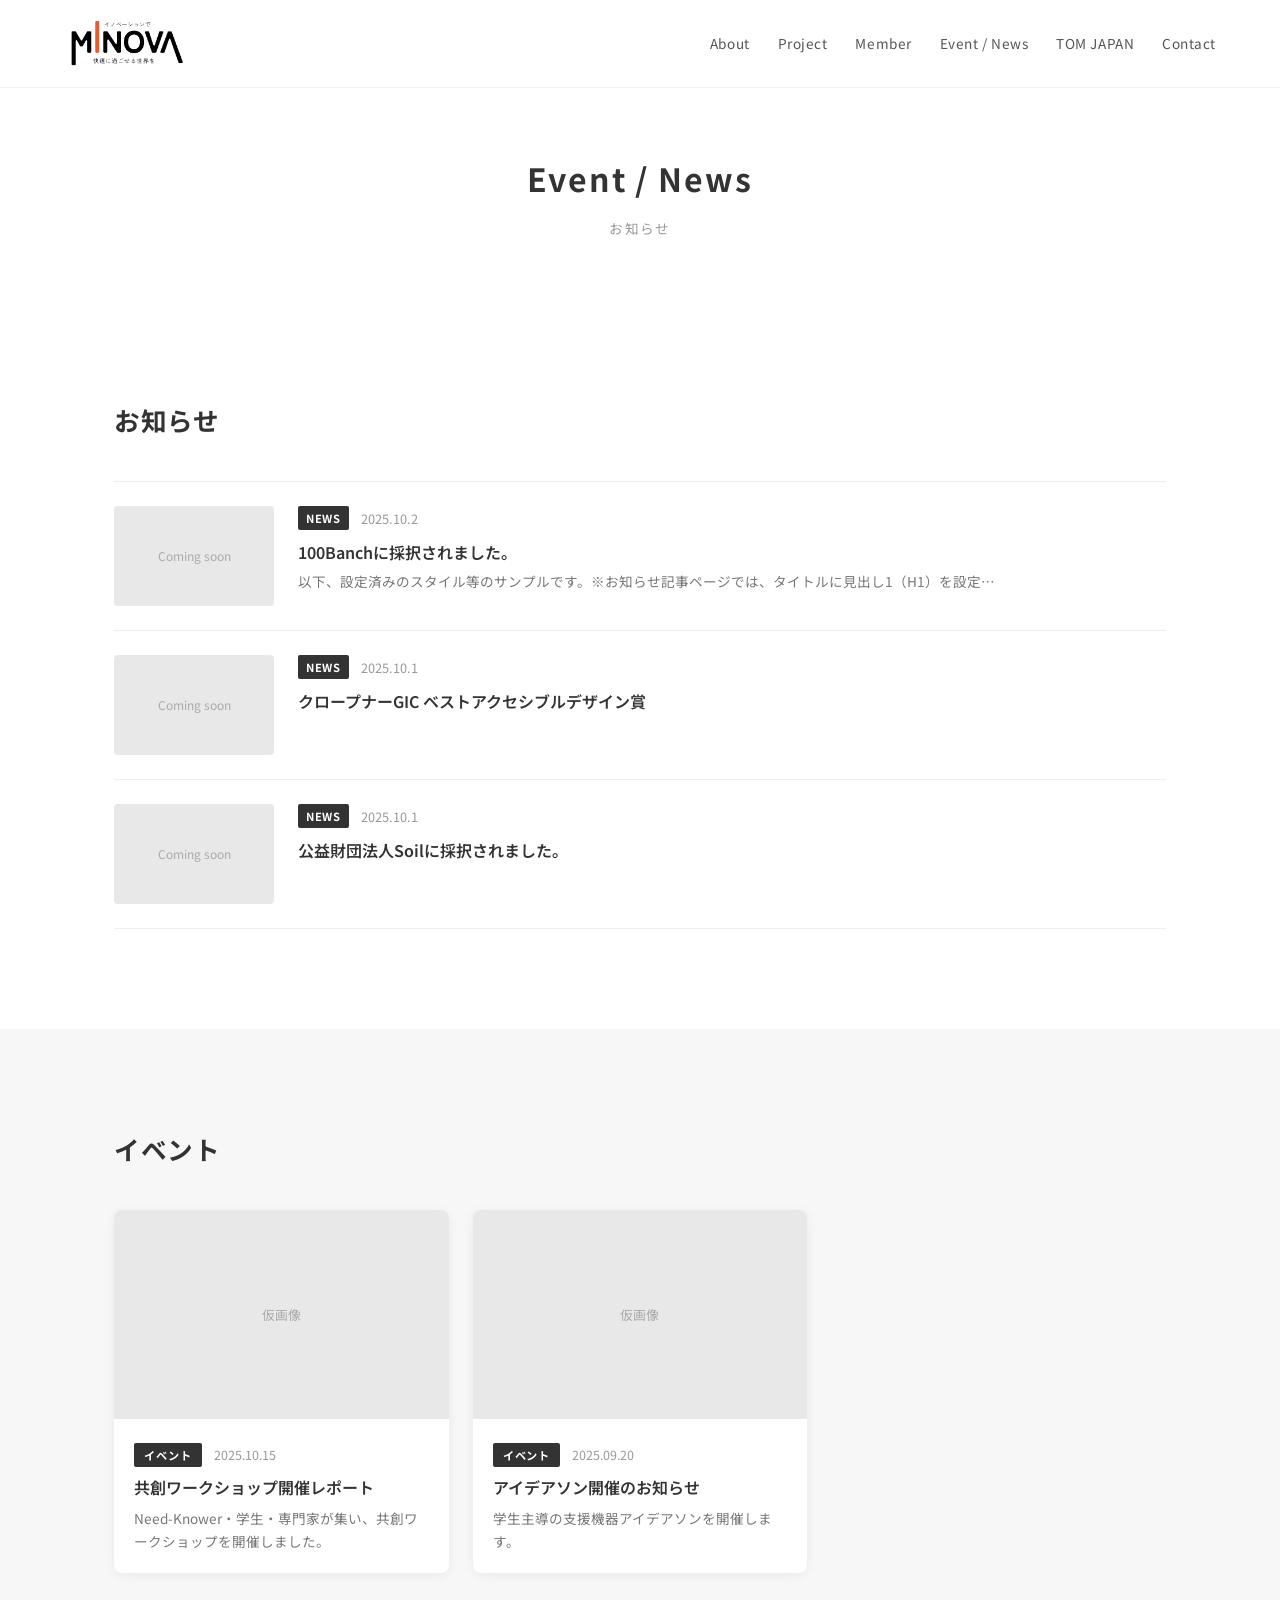
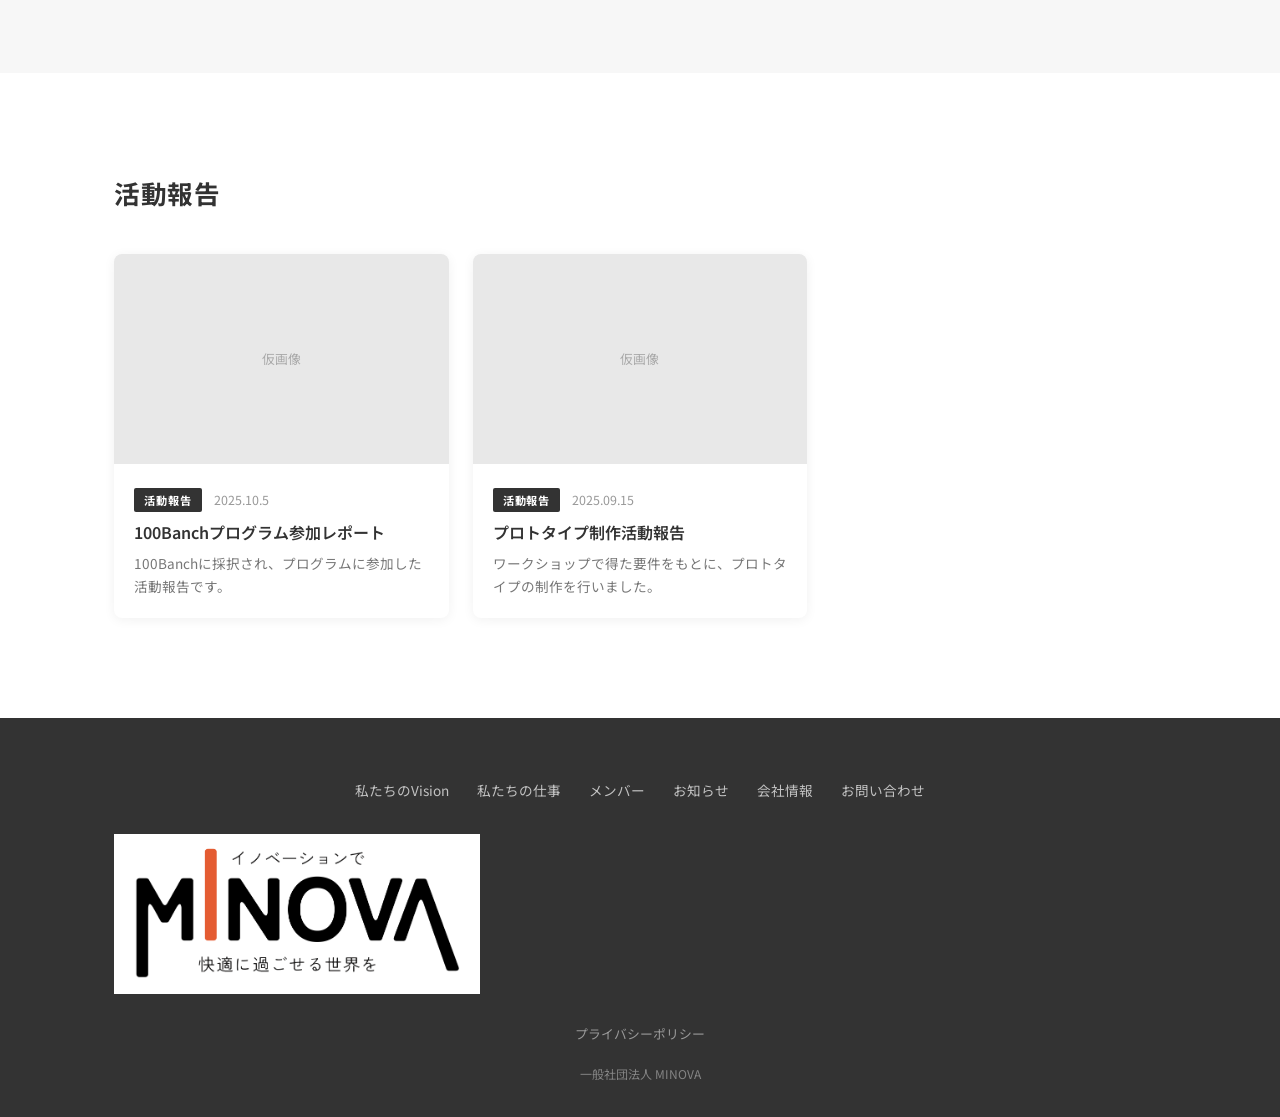
<file: news.html>
<!DOCTYPE html>
<html lang="ja">
<head>
  <meta charset="UTF-8">
  <meta name="viewport" content="width=device-width, initial-scale=1.0">
  <title>お知らせ | 一般社団法人MINOVA</title>
  <meta name="description" content="一般社団法人MINOVAのお知らせ、イベント情報、活動報告をお届けします。">
  <!-- OGP -->
  <meta property="og:title" content="お知らせ | 一般社団法人MINOVA">
  <meta property="og:description" content="一般社団法人MINOVAのお知らせ、イベント情報、活動報告をお届けします。">
  <meta property="og:type" content="website">
  <meta property="og:url" content="">
  <meta property="og:image" content="">
  <meta property="og:site_name" content="一般社団法人MINOVA">
  <meta name="twitter:card" content="summary_large_image">
  <!-- Google Fonts -->
  <link rel="preconnect" href="https://fonts.googleapis.com">
  <link rel="preconnect" href="https://fonts.gstatic.com" crossorigin>
  <link href="https://fonts.googleapis.com/css2?family=Noto+Sans+JP:wght@400;500;700&display=swap" rel="stylesheet">
  <link rel="stylesheet" href="css/style.css?v=2">
</head>
<body>
  <div class="nav-overlay" id="navOverlay"></div>

  <!-- ヘッダー -->
  <header class="header">
    <div class="header__inner">
      <a href="index.html" class="header__logo"><img src="assets/images/logo.png" alt="MINOVA"></a>
      <nav class="header__nav" id="globalNav">
        <a href="about.html">About</a>
        <a href="projects.html">Project</a>
        <a href="members.html">Member</a>
        <a href="news.html">Event / News</a>
        <a href="tom-japan.html">TOM JAPAN</a>
        <a href="contact.html">Contact</a>
      </nav>
      <button class="hamburger" id="hamburger" aria-label="メニューを開く">
        <span></span>
        <span></span>
        <span></span>
      </button>
    </div>
  </header>

  <!-- ページヘッダー -->
  <div class="page-header">
    <h1 class="page-header__title">Event / News</h1>
    <p class="page-header__subtitle">お知らせ</p>
  </div>

  <!-- お知らせ一覧 -->
  <section class="section fade-in">
    <div class="container">
      <h2 class="section-title" style="margin-bottom: 40px;">お知らせ</h2>
      <!-- CMS連携：js/cms.js がデータを取得してここに挿入 -->
      <div class="news-list" id="newsList">
        <!-- 仮データ（CMSから取得できない場合のフォールバック） -->
        <a href="#" class="news-list__item">
          <div class="news-list__image news-list__image--placeholder">Coming soon</div>
          <div class="news-list__content">
            <div class="news-list__meta">
              <span class="news-list__category">NEWS</span>
              <span class="news-list__date">2025.10.2</span>
            </div>
            <h3 class="news-list__title">100Banchに採択されました。</h3>
            <p class="news-list__summary">以下、設定済みのスタイル等のサンプルです。※お知らせ記事ページでは、タイトルに見出し1（H1）を設定…</p>
          </div>
        </a>
        <a href="#" class="news-list__item">
          <div class="news-list__image news-list__image--placeholder">Coming soon</div>
          <div class="news-list__content">
            <div class="news-list__meta">
              <span class="news-list__category">NEWS</span>
              <span class="news-list__date">2025.10.1</span>
            </div>
            <h3 class="news-list__title">クロープナーGIC ベストアクセシブルデザイン賞</h3>
          </div>
        </a>
        <a href="#" class="news-list__item">
          <div class="news-list__image news-list__image--placeholder">Soil</div>
          <div class="news-list__content">
            <div class="news-list__meta">
              <span class="news-list__category">NEWS</span>
              <span class="news-list__date">2025.10.1</span>
            </div>
            <h3 class="news-list__title">公益財団法人Soilに採択されました。</h3>
          </div>
        </a>
      </div>
    </div>
  </section>

  <!-- イベント -->
  <section class="section section--gray fade-in">
    <div class="container">
      <h2 class="section-title" style="margin-bottom: 40px;">イベント</h2>
      <div class="cards-grid" id="eventCards">
        <!-- 仮データ -->
        <div class="card">
          <div class="card__image card__image--placeholder">仮画像</div>
          <div class="card__body">
            <span class="card__category">イベント</span>
            <span class="card__date">2025.10.15</span>
            <h3 class="card__title">共創ワークショップ開催レポート</h3>
            <p class="card__summary">Need-Knower・学生・専門家が集い、共創ワークショップを開催しました。</p>
          </div>
        </div>
        <div class="card">
          <div class="card__image card__image--placeholder">仮画像</div>
          <div class="card__body">
            <span class="card__category">イベント</span>
            <span class="card__date">2025.09.20</span>
            <h3 class="card__title">アイデアソン開催のお知らせ</h3>
            <p class="card__summary">学生主導の支援機器アイデアソンを開催します。</p>
          </div>
        </div>
      </div>
    </div>
  </section>

  <!-- 活動報告 -->
  <section class="section fade-in">
    <div class="container">
      <h2 class="section-title" style="margin-bottom: 40px;">活動報告</h2>
      <div class="cards-grid" id="reportCards">
        <!-- 仮データ -->
        <div class="card">
          <div class="card__image card__image--placeholder">仮画像</div>
          <div class="card__body">
            <span class="card__category">活動報告</span>
            <span class="card__date">2025.10.5</span>
            <h3 class="card__title">100Banchプログラム参加レポート</h3>
            <p class="card__summary">100Banchに採択され、プログラムに参加した活動報告です。</p>
          </div>
        </div>
        <div class="card">
          <div class="card__image card__image--placeholder">仮画像</div>
          <div class="card__body">
            <span class="card__category">活動報告</span>
            <span class="card__date">2025.09.15</span>
            <h3 class="card__title">プロトタイプ制作活動報告</h3>
            <p class="card__summary">ワークショップで得た要件をもとに、プロトタイプの制作を行いました。</p>
          </div>
        </div>
      </div>
    </div>
  </section>

  <!-- フッター -->
  <footer class="footer">
    <div class="footer__inner">
      <nav class="footer__nav">
        <a href="about.html">私たちのVision</a>
        <a href="projects.html">私たちの仕事</a>
        <a href="members.html">メンバー</a>
        <a href="news.html">お知らせ</a>
        <a href="about.html#corporate-info">会社情報</a>
        <a href="contact.html">お問い合わせ</a>
      </nav>
      <div class="footer__logo"><img src="assets/images/logo.png" alt="MINOVA" style="height: 160px;"></div>
      <div class="footer__links">
        <a href="privacy.html">プライバシーポリシー</a>
      </div>
      <p class="footer__copy">一般社団法人 MINOVA</p>
    </div>
  </footer>

  <script src="js/main.js"></script>
  <script src="js/cms.js"></script>
</body>
</html>
</file>
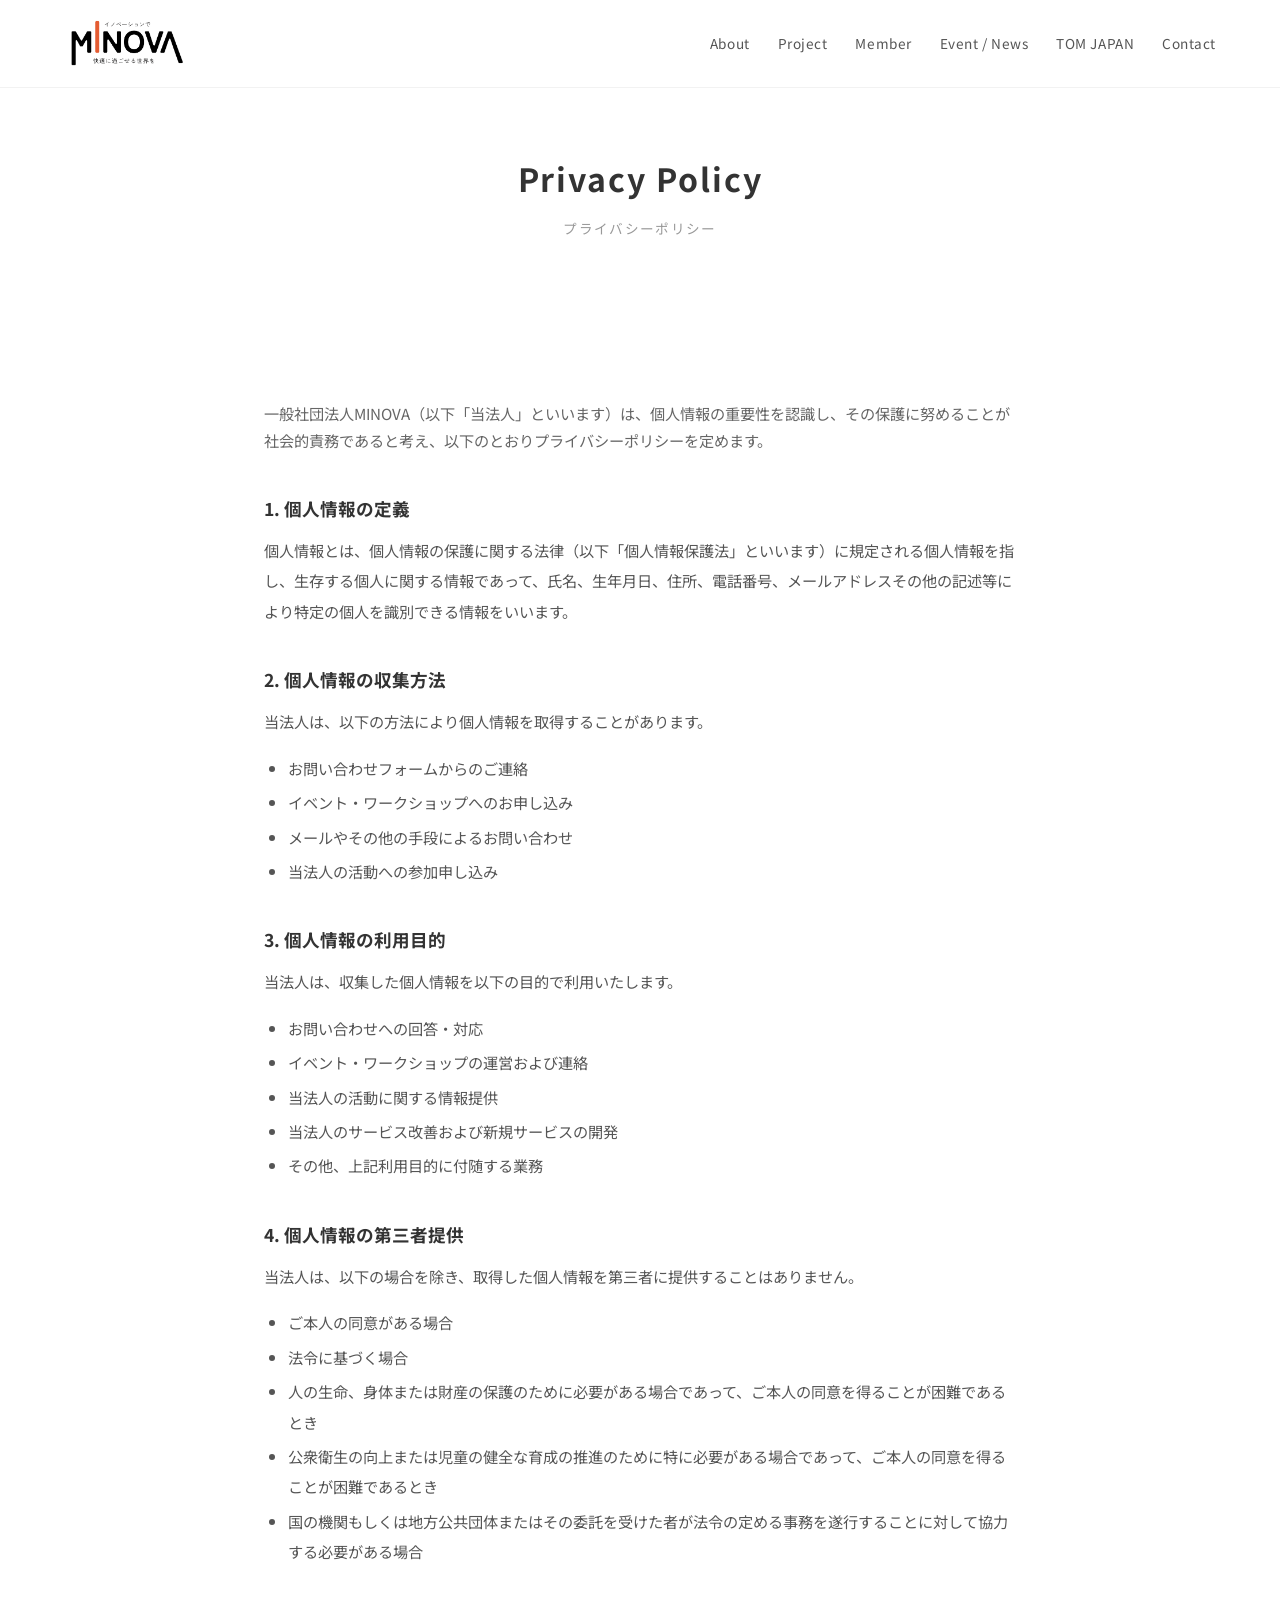
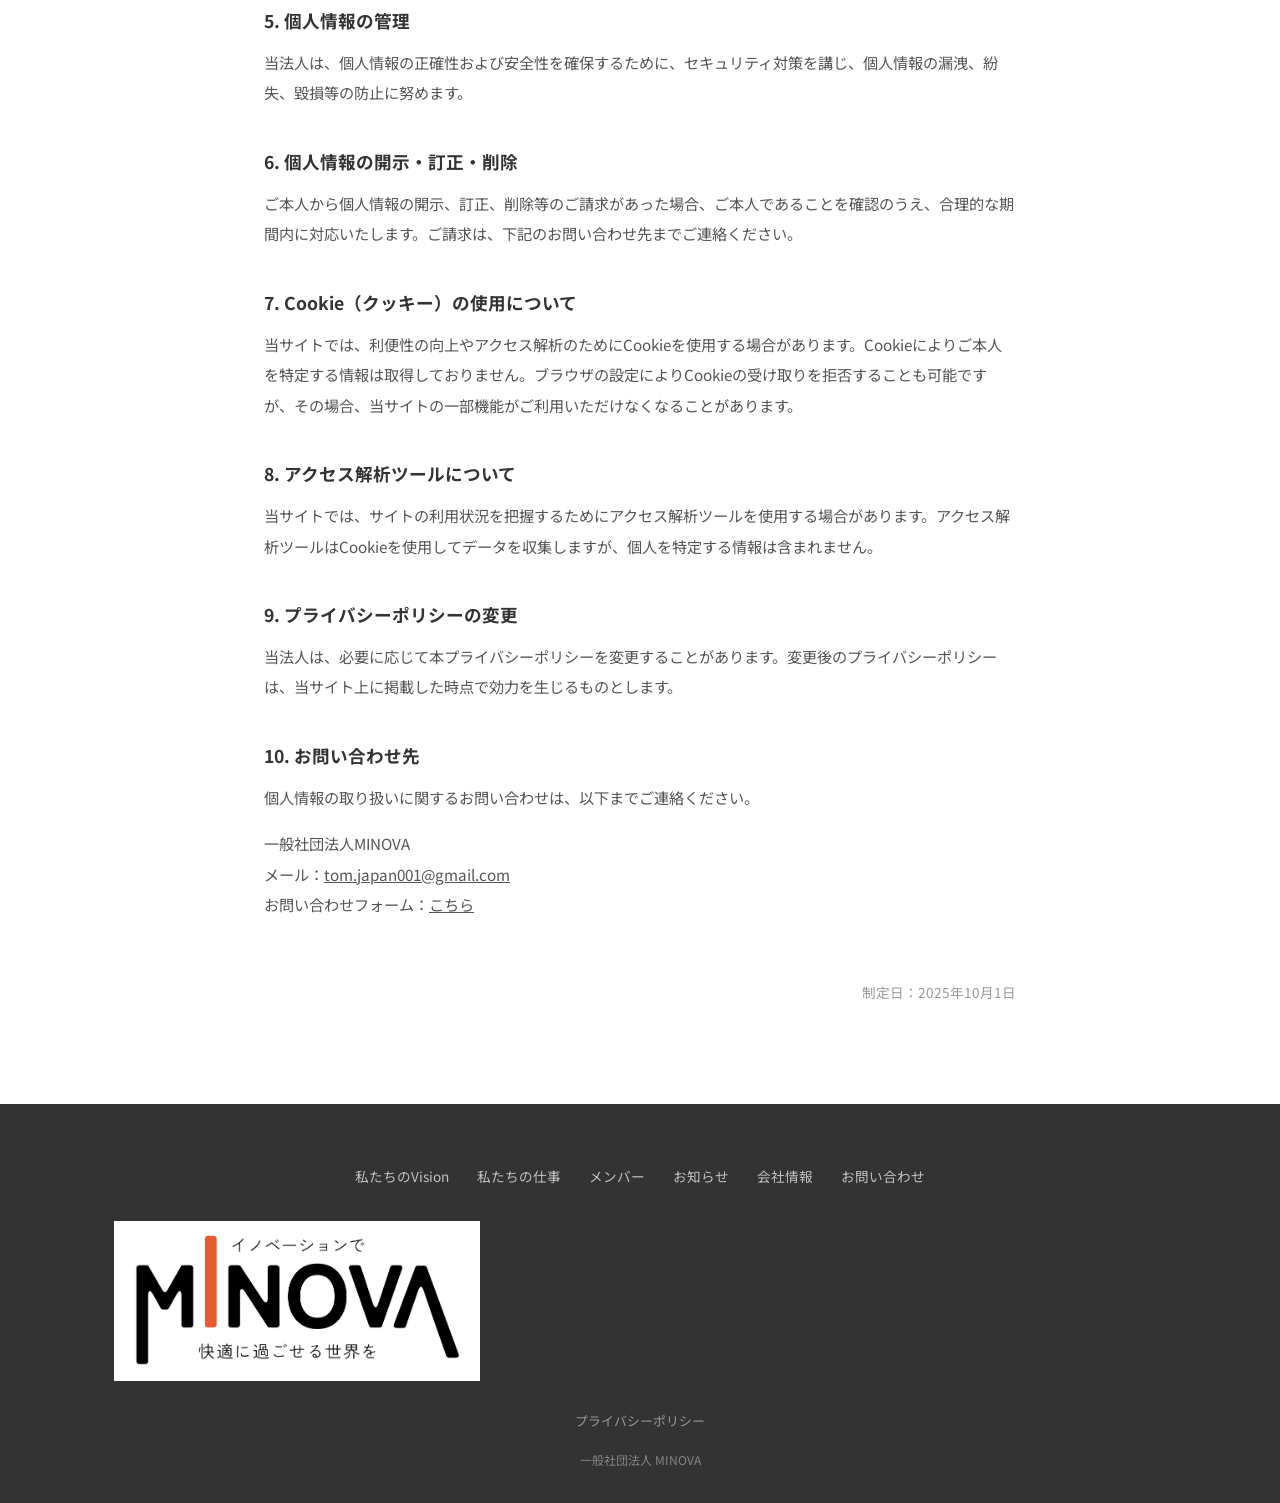
<file: privacy.html>
<!DOCTYPE html>
<html lang="ja">
<head>
  <meta charset="UTF-8">
  <meta name="viewport" content="width=device-width, initial-scale=1.0">
  <title>プライバシーポリシー | 一般社団法人MINOVA</title>
  <meta name="description" content="一般社団法人MINOVAのプライバシーポリシーです。">
  <!-- OGP -->
  <meta property="og:title" content="プライバシーポリシー | 一般社団法人MINOVA">
  <meta property="og:description" content="一般社団法人MINOVAのプライバシーポリシーです。">
  <meta property="og:type" content="website">
  <meta property="og:url" content="">
  <meta property="og:image" content="">
  <meta property="og:site_name" content="一般社団法人MINOVA">
  <meta name="twitter:card" content="summary_large_image">
  <!-- Google Fonts -->
  <link rel="preconnect" href="https://fonts.googleapis.com">
  <link rel="preconnect" href="https://fonts.gstatic.com" crossorigin>
  <link href="https://fonts.googleapis.com/css2?family=Noto+Sans+JP:wght@400;500;700&display=swap" rel="stylesheet">
  <link rel="stylesheet" href="css/style.css?v=2">
</head>
<body>
  <div class="nav-overlay" id="navOverlay"></div>

  <!-- ヘッダー -->
  <header class="header">
    <div class="header__inner">
      <a href="index.html" class="header__logo"><img src="assets/images/logo.png" alt="MINOVA"></a>
      <nav class="header__nav" id="globalNav">
        <a href="about.html">About</a>
        <a href="projects.html">Project</a>
        <a href="members.html">Member</a>
        <a href="news.html">Event / News</a>
        <a href="tom-japan.html">TOM JAPAN</a>
        <a href="contact.html">Contact</a>
      </nav>
      <button class="hamburger" id="hamburger" aria-label="メニューを開く">
        <span></span>
        <span></span>
        <span></span>
      </button>
    </div>
  </header>

  <!-- ページヘッダー -->
  <div class="page-header">
    <h1 class="page-header__title">Privacy Policy</h1>
    <p class="page-header__subtitle">プライバシーポリシー</p>
  </div>

  <!-- プライバシーポリシー本文 -->
  <section class="section fade-in">
    <div class="container--narrow">
      <p style="color: #666; margin-bottom: 40px; font-size: 0.95rem; line-height: 1.8;">一般社団法人MINOVA（以下「当法人」といいます）は、個人情報の重要性を認識し、その保護に努めることが社会的責務であると考え、以下のとおりプライバシーポリシーを定めます。</p>

      <h2 class="privacy__heading">1. 個人情報の定義</h2>
      <p class="privacy__text">個人情報とは、個人情報の保護に関する法律（以下「個人情報保護法」といいます）に規定される個人情報を指し、生存する個人に関する情報であって、氏名、生年月日、住所、電話番号、メールアドレスその他の記述等により特定の個人を識別できる情報をいいます。</p>

      <h2 class="privacy__heading">2. 個人情報の収集方法</h2>
      <p class="privacy__text">当法人は、以下の方法により個人情報を取得することがあります。</p>
      <ul class="privacy__list">
        <li>お問い合わせフォームからのご連絡</li>
        <li>イベント・ワークショップへのお申し込み</li>
        <li>メールやその他の手段によるお問い合わせ</li>
        <li>当法人の活動への参加申し込み</li>
      </ul>

      <h2 class="privacy__heading">3. 個人情報の利用目的</h2>
      <p class="privacy__text">当法人は、収集した個人情報を以下の目的で利用いたします。</p>
      <ul class="privacy__list">
        <li>お問い合わせへの回答・対応</li>
        <li>イベント・ワークショップの運営および連絡</li>
        <li>当法人の活動に関する情報提供</li>
        <li>当法人のサービス改善および新規サービスの開発</li>
        <li>その他、上記利用目的に付随する業務</li>
      </ul>

      <h2 class="privacy__heading">4. 個人情報の第三者提供</h2>
      <p class="privacy__text">当法人は、以下の場合を除き、取得した個人情報を第三者に提供することはありません。</p>
      <ul class="privacy__list">
        <li>ご本人の同意がある場合</li>
        <li>法令に基づく場合</li>
        <li>人の生命、身体または財産の保護のために必要がある場合であって、ご本人の同意を得ることが困難であるとき</li>
        <li>公衆衛生の向上または児童の健全な育成の推進のために特に必要がある場合であって、ご本人の同意を得ることが困難であるとき</li>
        <li>国の機関もしくは地方公共団体またはその委託を受けた者が法令の定める事務を遂行することに対して協力する必要がある場合</li>
      </ul>

      <h2 class="privacy__heading">5. 個人情報の管理</h2>
      <p class="privacy__text">当法人は、個人情報の正確性および安全性を確保するために、セキュリティ対策を講じ、個人情報の漏洩、紛失、毀損等の防止に努めます。</p>

      <h2 class="privacy__heading">6. 個人情報の開示・訂正・削除</h2>
      <p class="privacy__text">ご本人から個人情報の開示、訂正、削除等のご請求があった場合、ご本人であることを確認のうえ、合理的な期間内に対応いたします。ご請求は、下記のお問い合わせ先までご連絡ください。</p>

      <h2 class="privacy__heading">7. Cookie（クッキー）の使用について</h2>
      <p class="privacy__text">当サイトでは、利便性の向上やアクセス解析のためにCookieを使用する場合があります。Cookieによりご本人を特定する情報は取得しておりません。ブラウザの設定によりCookieの受け取りを拒否することも可能ですが、その場合、当サイトの一部機能がご利用いただけなくなることがあります。</p>

      <h2 class="privacy__heading">8. アクセス解析ツールについて</h2>
      <p class="privacy__text">当サイトでは、サイトの利用状況を把握するためにアクセス解析ツールを使用する場合があります。アクセス解析ツールはCookieを使用してデータを収集しますが、個人を特定する情報は含まれません。</p>

      <h2 class="privacy__heading">9. プライバシーポリシーの変更</h2>
      <p class="privacy__text">当法人は、必要に応じて本プライバシーポリシーを変更することがあります。変更後のプライバシーポリシーは、当サイト上に掲載した時点で効力を生じるものとします。</p>

      <h2 class="privacy__heading">10. お問い合わせ先</h2>
      <p class="privacy__text">個人情報の取り扱いに関するお問い合わせは、以下までご連絡ください。</p>
      <p class="privacy__text" style="margin-top: 16px;">
        一般社団法人MINOVA<br>
        メール：<a href="mailto:tom.japan001@gmail.com" style="color: #555; text-decoration: underline;">tom.japan001@gmail.com</a><br>
        お問い合わせフォーム：<a href="contact.html" style="color: #555; text-decoration: underline;">こちら</a>
      </p>

      <p style="color: #999; font-size: 0.85rem; margin-top: 60px; text-align: right;">制定日：2025年10月1日</p>
    </div>
  </section>

  <!-- フッター -->
  <footer class="footer">
    <div class="footer__inner">
      <nav class="footer__nav">
        <a href="about.html">私たちのVision</a>
        <a href="projects.html">私たちの仕事</a>
        <a href="members.html">メンバー</a>
        <a href="news.html">お知らせ</a>
        <a href="about.html#corporate-info">会社情報</a>
        <a href="contact.html">お問い合わせ</a>
      </nav>
      <div class="footer__logo"><img src="assets/images/logo.png" alt="MINOVA" style="height: 160px;"></div>
      <div class="footer__links">
        <a href="privacy.html">プライバシーポリシー</a>
      </div>
      <p class="footer__copy">一般社団法人 MINOVA</p>
    </div>
  </footer>

  <script src="js/main.js"></script>
</body>
</html>
</file>
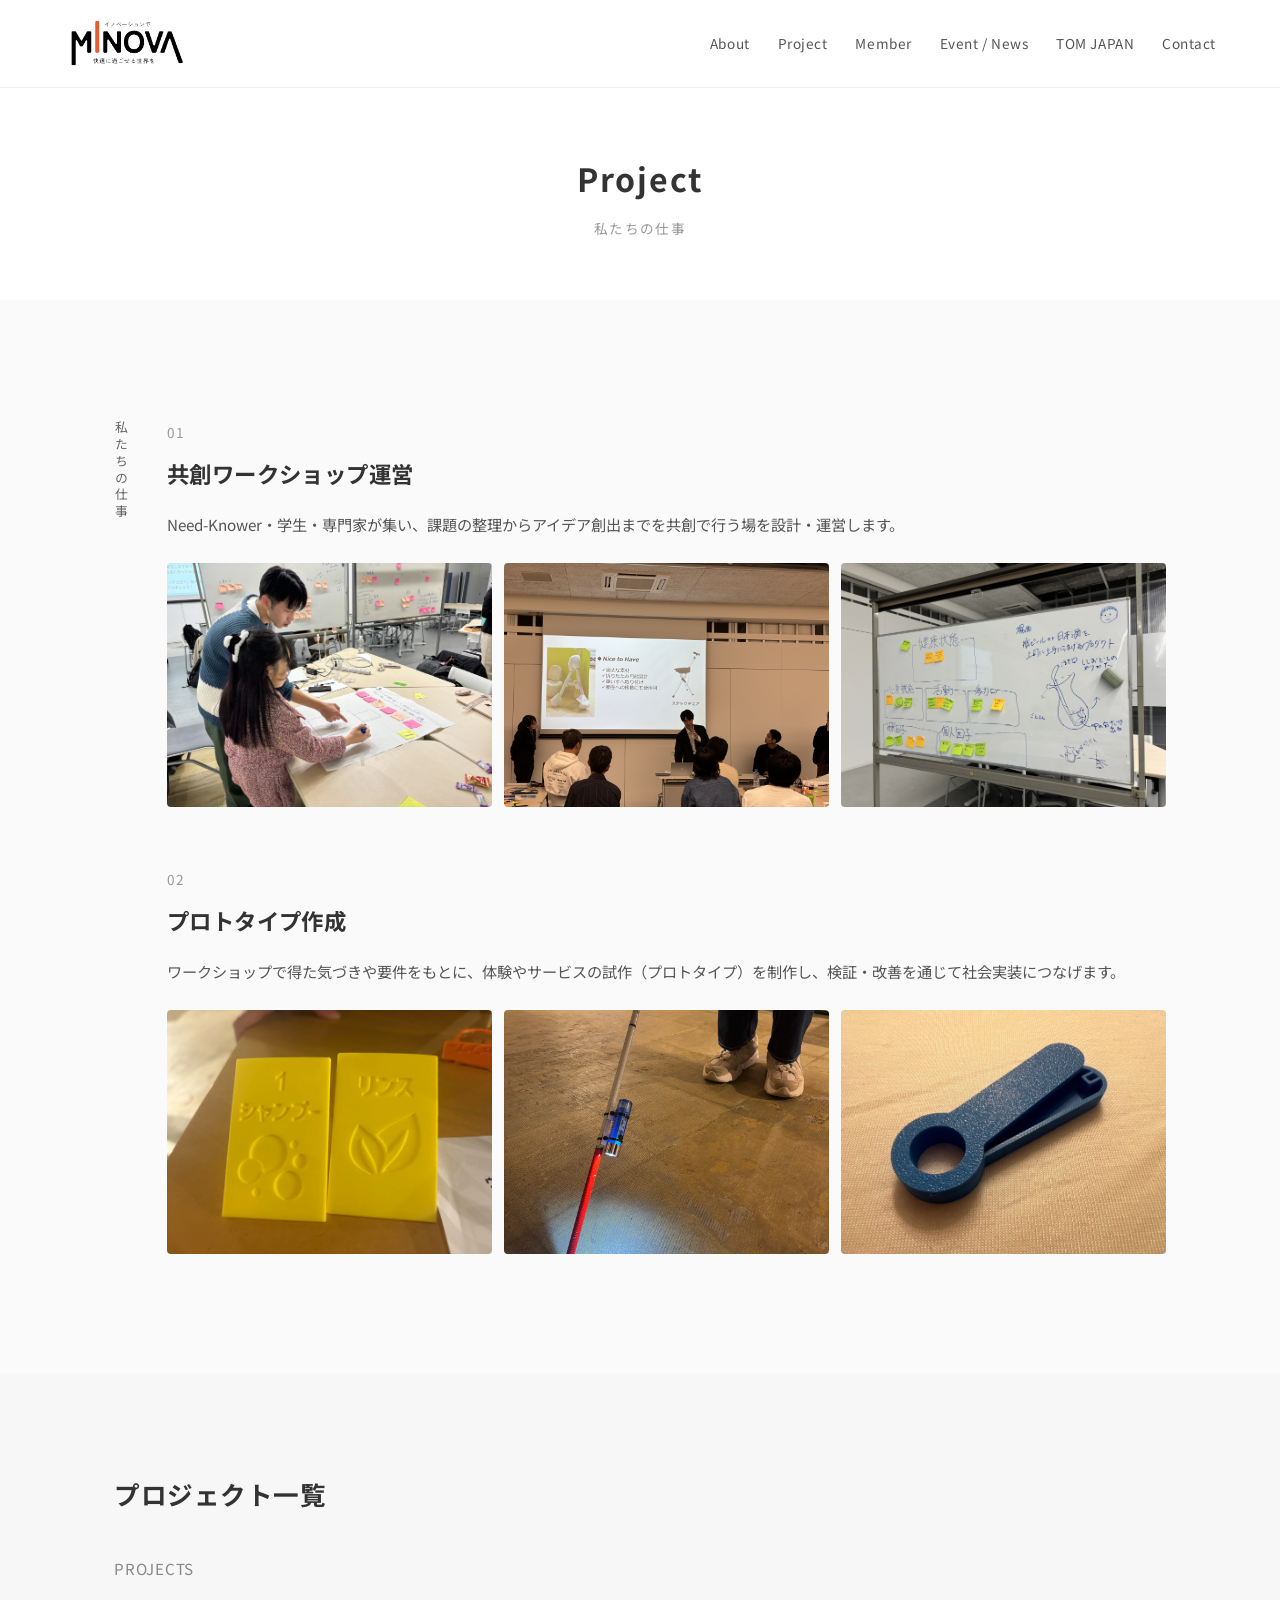
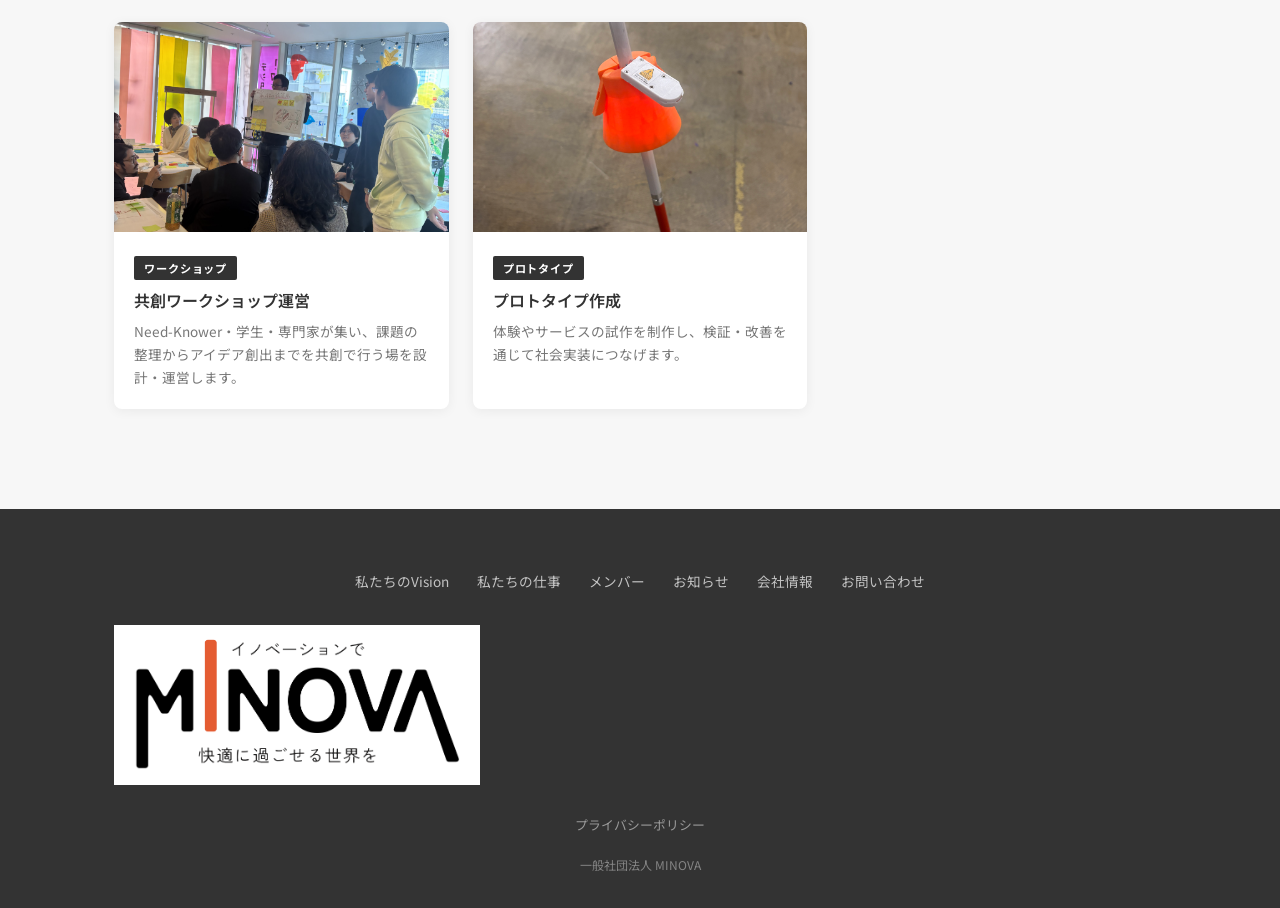
<file: projects.html>
<!DOCTYPE html>
<html lang="ja">
<head>
  <meta charset="UTF-8">
  <meta name="viewport" content="width=device-width, initial-scale=1.0">
  <title>私たちの仕事 | 一般社団法人MINOVA</title>
  <meta name="description" content="一般社団法人MINOVAの共創ワークショップ運営やプロトタイプ作成など、私たちの仕事をご紹介します。">
  <!-- OGP -->
  <meta property="og:title" content="私たちの仕事 | 一般社団法人MINOVA">
  <meta property="og:description" content="共創ワークショップ運営やプロトタイプ作成など、私たちの仕事をご紹介します。">
  <meta property="og:type" content="website">
  <meta property="og:url" content="">
  <meta property="og:image" content="">
  <meta property="og:site_name" content="一般社団法人MINOVA">
  <meta name="twitter:card" content="summary_large_image">
  <!-- Google Fonts -->
  <link rel="preconnect" href="https://fonts.googleapis.com">
  <link rel="preconnect" href="https://fonts.gstatic.com" crossorigin>
  <link href="https://fonts.googleapis.com/css2?family=Noto+Sans+JP:wght@400;500;700&display=swap" rel="stylesheet">
  <link rel="stylesheet" href="css/style.css?v=2">
</head>
<body>
  <div class="nav-overlay" id="navOverlay"></div>

  <!-- ヘッダー -->
  <header class="header">
    <div class="header__inner">
      <a href="index.html" class="header__logo"><img src="assets/images/logo.png" alt="MINOVA"></a>
      <nav class="header__nav" id="globalNav">
        <a href="about.html">About</a>
        <a href="projects.html">Project</a>
        <a href="members.html">Member</a>
        <a href="news.html">Event / News</a>
        <a href="tom-japan.html">TOM JAPAN</a>
        <a href="contact.html">Contact</a>
      </nav>
      <button class="hamburger" id="hamburger" aria-label="メニューを開く">
        <span></span>
        <span></span>
        <span></span>
      </button>
    </div>
  </header>

  <!-- ページヘッダー -->
  <div class="page-header">
    <h1 class="page-header__title">Project</h1>
    <p class="page-header__subtitle">私たちの仕事</p>
  </div>

  <!-- 私たちの仕事 詳細 -->
  <section class="work section fade-in">
    <div class="container">
      <div class="work__inner">
        <div class="section-label">私たちの仕事</div>
        <div class="work__content">
          <!-- 01 共創ワークショップ運営 -->
          <div class="work__item">
            <p class="work__number">01</p>
            <h2 class="work__item-title">共創ワークショップ運営</h2>
            <p class="work__item-text">Need-Knower・学生・専門家が集い、課題の整理からアイデア創出までを共創で行う場を設計・運営します。</p>
            <div class="work__images">
              <img src="assets/images/Workshop-2.jpg" alt="ワークショップ風景">
              <img src="assets/images/Workshop-3.jpg" alt="ワークショップ風景">
              <img src="assets/images/Workshop-4.jpg" alt="ワークショップ風景">
            </div>
          </div>
          <!-- 02 プロトタイプ作成 -->
          <div class="work__item">
            <p class="work__number">02</p>
            <h2 class="work__item-title">プロトタイプ作成</h2>
            <p class="work__item-text">ワークショップで得た気づきや要件をもとに、体験やサービスの試作（プロトタイプ）を制作し、検証・改善を通じて社会実装につなげます。</p>
            <div class="work__images">
              <img src="assets/images/prototype-1.png" alt="プロトタイプ">
              <img src="assets/images/prototype-2.jpg" alt="プロトタイプ">
              <img src="assets/images/prototype-3.jpg" alt="プロトタイプ">
            </div>
          </div>
        </div>
      </div>
    </div>
  </section>

  <!-- プロジェクト一覧 -->
  <section class="section section--gray fade-in">
    <div class="container">
      <h2 class="section-title" style="margin-bottom: 40px;">プロジェクト一覧</h2>
      <p class="section-subtitle" style="margin-bottom: 40px;">PROJECTS</p>
      <!-- CMS連携：js/cms.js がデータを取得してここに挿入 -->
      <div class="cards-grid" id="projectCards">
        <!-- 仮データ -->
        <div class="card">
          <img src="assets/images/Workshop-5.jpg" alt="共創ワークショップ運営" class="card__image">
          <div class="card__body">
            <span class="card__category">ワークショップ</span>
            <h3 class="card__title">共創ワークショップ運営</h3>
            <p class="card__summary">Need-Knower・学生・専門家が集い、課題の整理からアイデア創出までを共創で行う場を設計・運営します。</p>
          </div>
        </div>
        <div class="card">
          <img src="assets/images/prototype-4.jpg" alt="プロトタイプ作成" class="card__image">
          <div class="card__body">
            <span class="card__category">プロトタイプ</span>
            <h3 class="card__title">プロトタイプ作成</h3>
            <p class="card__summary">体験やサービスの試作を制作し、検証・改善を通じて社会実装につなげます。</p>
          </div>
        </div>
        <div class="card">
          <div class="card__image card__image--placeholder">仮画像</div>
          <div class="card__body">
            <span class="card__category">共創</span>
            <h3 class="card__title">Need-Knowerとの共創活動</h3>
            <p class="card__summary">当事者の声をもとに、共に課題を見立て解決策をつくる活動を行っています。</p>
          </div>
        </div>
        <div class="card">
          <div class="card__image card__image--placeholder">仮画像</div>
          <div class="card__body">
            <span class="card__category">連携</span>
            <h3 class="card__title">企業・自治体との連携プロジェクト</h3>
            <p class="card__summary">企業や自治体と連携し、社会に変化をもたらすプロジェクトを推進しています。</p>
          </div>
        </div>
      </div>
    </div>
  </section>

  <!-- フッター -->
  <footer class="footer">
    <div class="footer__inner">
      <nav class="footer__nav">
        <a href="about.html">私たちのVision</a>
        <a href="projects.html">私たちの仕事</a>
        <a href="members.html">メンバー</a>
        <a href="news.html">お知らせ</a>
        <a href="about.html#corporate-info">会社情報</a>
        <a href="contact.html">お問い合わせ</a>
      </nav>
      <div class="footer__logo"><img src="assets/images/logo.png" alt="MINOVA" style="height: 160px;"></div>
      <div class="footer__links">
        <a href="privacy.html">プライバシーポリシー</a>
      </div>
      <p class="footer__copy">一般社団法人 MINOVA</p>
    </div>
  </footer>

  <script src="js/main.js"></script>
  <script src="js/cms.js"></script>
</body>
</html>
</file>
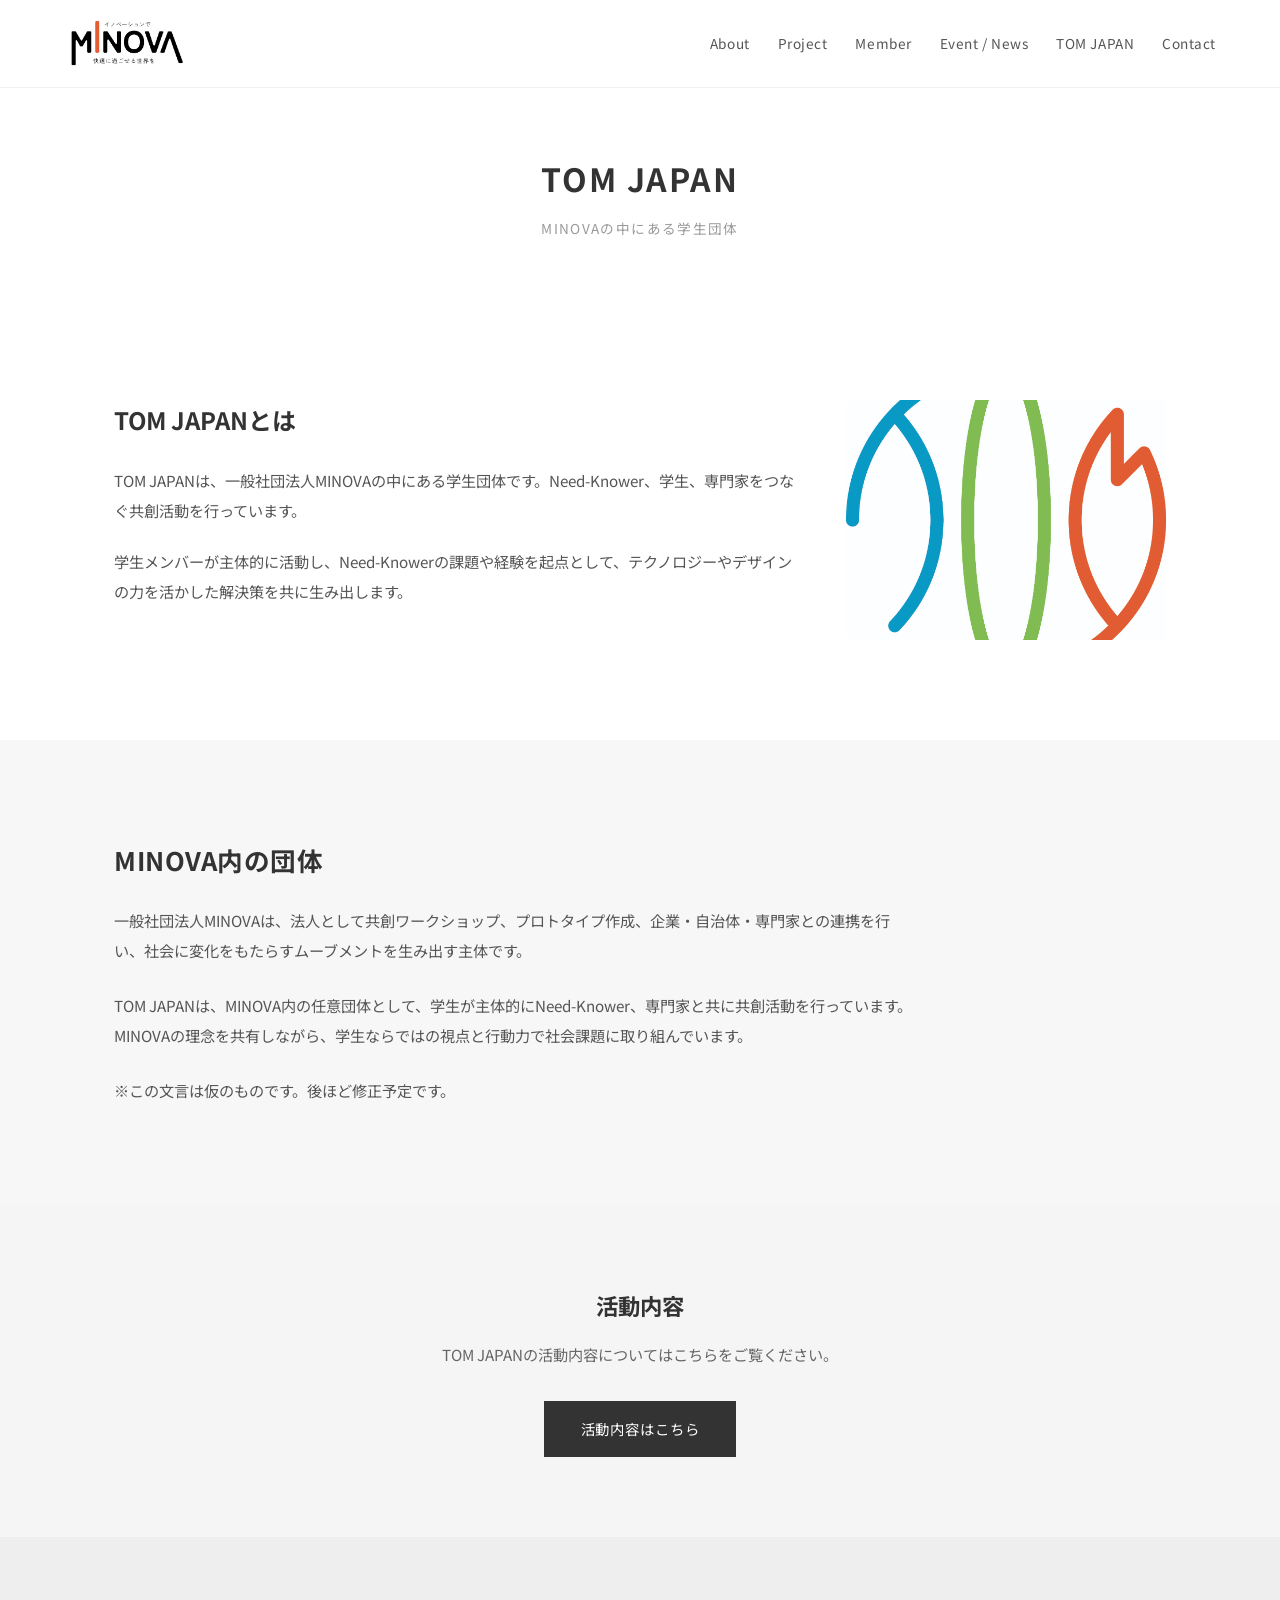
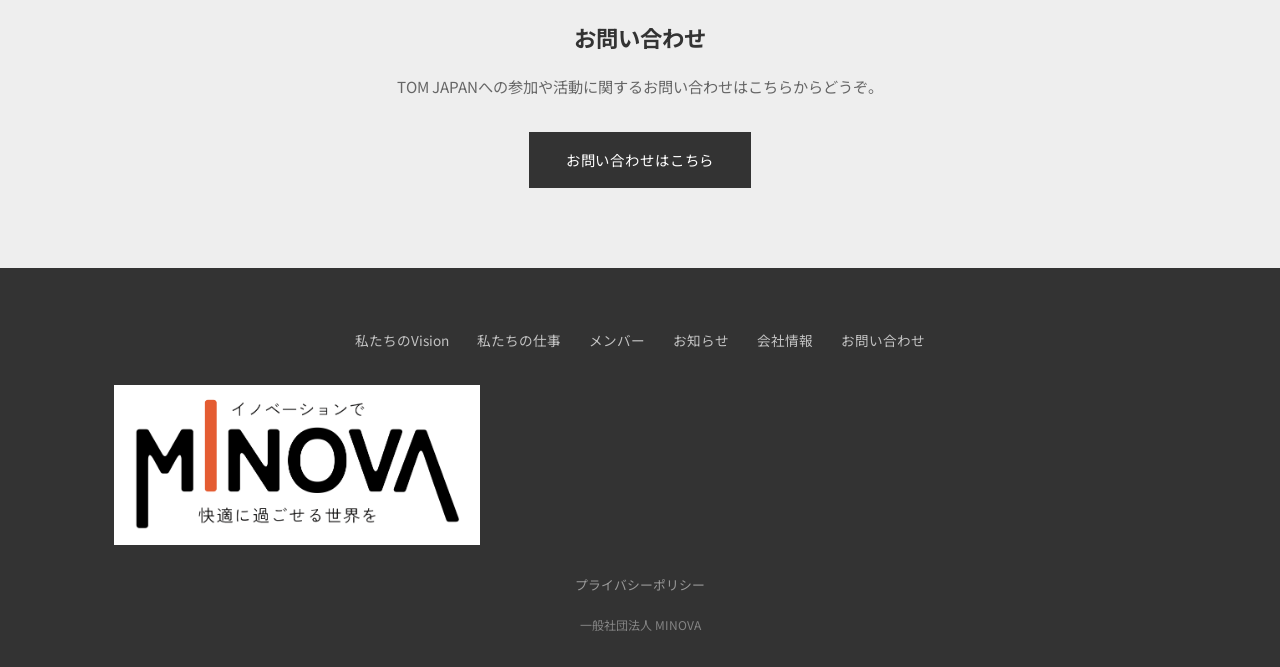
<file: tom-japan.html>
<!DOCTYPE html>
<html lang="ja">
<head>
  <meta charset="UTF-8">
  <meta name="viewport" content="width=device-width, initial-scale=1.0">
  <title>TOM JAPAN | 一般社団法人MINOVA</title>
  <meta name="description" content="TOM JAPANは一般社団法人MINOVAの中にある学生団体です。Need-Knower、学生、専門家をつなぐ共創活動を行っています。">
  <!-- OGP -->
  <meta property="og:title" content="TOM JAPAN | 一般社団法人MINOVA">
  <meta property="og:description" content="TOM JAPANはMINOVAの中にある学生団体。Need-Knower、学生、専門家をつなぐ共創活動を行っています。">
  <meta property="og:type" content="website">
  <meta property="og:url" content="">
  <meta property="og:image" content="">
  <meta property="og:site_name" content="一般社団法人MINOVA">
  <meta name="twitter:card" content="summary_large_image">
  <!-- Google Fonts -->
  <link rel="preconnect" href="https://fonts.googleapis.com">
  <link rel="preconnect" href="https://fonts.gstatic.com" crossorigin>
  <link href="https://fonts.googleapis.com/css2?family=Noto+Sans+JP:wght@400;500;700&display=swap" rel="stylesheet">
  <link rel="stylesheet" href="css/style.css?v=2">
</head>
<body>
  <div class="nav-overlay" id="navOverlay"></div>

  <!-- ヘッダー -->
  <header class="header">
    <div class="header__inner">
      <a href="index.html" class="header__logo"><img src="assets/images/logo.png" alt="MINOVA"></a>
      <nav class="header__nav" id="globalNav">
        <a href="about.html">About</a>
        <a href="projects.html">Project</a>
        <a href="members.html">Member</a>
        <a href="news.html">Event / News</a>
        <a href="tom-japan.html">TOM JAPAN</a>
        <a href="contact.html">Contact</a>
      </nav>
      <button class="hamburger" id="hamburger" aria-label="メニューを開く">
        <span></span>
        <span></span>
        <span></span>
      </button>
    </div>
  </header>

  <!-- ページヘッダー -->
  <div class="page-header">
    <h1 class="page-header__title">TOM JAPAN</h1>
    <p class="page-header__subtitle">MINOVAの中にある学生団体</p>
  </div>

  <!-- TOM JAPANとは -->
  <section class="section fade-in">
    <div class="container">
      <div class="message">
        <div class="message__text">
          <h2 class="message__title">TOM JAPANとは</h2>
          <div class="message__body">
            <p>TOM JAPANは、一般社団法人MINOVAの中にある学生団体です。Need-Knower、学生、専門家をつなぐ共創活動を行っています。</p>
            <p>学生メンバーが主体的に活動し、Need-Knowerの課題や経験を起点として、テクノロジーやデザインの力を活かした解決策を共に生み出します。</p>
          </div>
        </div>
        <img src="assets/images/TOM JAPAN_logo.jpg" alt="TOM JAPAN" class="tom-japan-banner__image" style="min-width: 280px; width: 320px;">
      </div>
    </div>
  </section>

  <!-- MINOVA内の団体 -->
  <section class="section section--gray fade-in">
    <div class="container">
      <h2 class="section-title" style="margin-bottom: 24px;">MINOVA内の団体</h2>
      <div class="vision__text" style="max-width: 800px;">
        <p>一般社団法人MINOVAは、法人として共創ワークショップ、プロトタイプ作成、企業・自治体・専門家との連携を行い、社会に変化をもたらすムーブメントを生み出す主体です。</p>
        <p>TOM JAPANは、MINOVA内の任意団体として、学生が主体的にNeed-Knower、専門家と共に共創活動を行っています。MINOVAの理念を共有しながら、学生ならではの視点と行動力で社会課題に取り組んでいます。</p>
        <p>※この文言は仮のものです。後ほど修正予定です。</p>
      </div>
    </div>
  </section>

  <!-- 活動内容リンク -->
  <section class="cta fade-in">
    <div class="container">
      <h2 class="cta__title">活動内容</h2>
      <p class="cta__text">TOM JAPANの活動内容についてはこちらをご覧ください。</p>
      <a href="https://100banch.com/projects/tom-japan" class="btn btn--primary" target="_blank" rel="noopener noreferrer">活動内容はこちら</a>
    </div>
  </section>

  <!-- お問い合わせ導線 -->
  <section class="cta fade-in" style="background: #eee;">
    <div class="container">
      <h2 class="cta__title">お問い合わせ</h2>
      <p class="cta__text">TOM JAPANへの参加や活動に関するお問い合わせはこちらからどうぞ。</p>
      <a href="contact.html" class="btn btn--primary">お問い合わせはこちら</a>
    </div>
  </section>

  <!-- フッター -->
  <footer class="footer">
    <div class="footer__inner">
      <nav class="footer__nav">
        <a href="about.html">私たちのVision</a>
        <a href="projects.html">私たちの仕事</a>
        <a href="members.html">メンバー</a>
        <a href="news.html">お知らせ</a>
        <a href="about.html#corporate-info">会社情報</a>
        <a href="contact.html">お問い合わせ</a>
      </nav>
      <div class="footer__logo"><img src="assets/images/logo.png" alt="MINOVA" style="height: 160px;"></div>
      <div class="footer__links">
        <a href="privacy.html">プライバシーポリシー</a>
      </div>
      <p class="footer__copy">一般社団法人 MINOVA</p>
    </div>
  </footer>

  <script src="js/main.js"></script>
  <script src="js/cms.js"></script>
</body>
</html>
</file>
<file: css/style.css>
/* ============================================
   MINOVA - 一般社団法人MINOVA 公式サイト
   style.css - メインスタイルシート
   ============================================ */

/* --- リセット・ベース --- */
*,
*::before,
*::after {
  margin: 0;
  padding: 0;
  box-sizing: border-box;
}

html {
  font-size: 16px;
  scroll-behavior: smooth;
}

body {
  font-family: "Noto Sans JP", "Hiragino Kaku Gothic ProN", "Yu Gothic", sans-serif;
  color: #333;
  background-color: #fff;
  line-height: 1.8;
  -webkit-font-smoothing: antialiased;
}

img {
  max-width: 100%;
  height: auto;
  display: block;
}

a {
  color: inherit;
  text-decoration: none;
}

ul, ol {
  list-style: none;
}

button, input, textarea, select {
  font-family: inherit;
  font-size: inherit;
}

/* --- ユーティリティ --- */
.container {
  max-width: 1100px;
  margin: 0 auto;
  padding: 0 24px;
}

.container--narrow {
  max-width: 800px;
  margin: 0 auto;
  padding: 0 24px;
}

.section {
  padding: 100px 0;
}

.section--gray {
  background-color: #f7f7f7;
}

.section-label {
  writing-mode: vertical-rl;
  font-size: 0.8rem;
  letter-spacing: 0.3em;
  color: #666;
  font-weight: 400;
  line-height: 1;
}

.section-header {
  display: flex;
  align-items: flex-start;
  gap: 32px;
  margin-bottom: 48px;
}

.section-title {
  font-size: 1.6rem;
  font-weight: 700;
  line-height: 1.6;
  letter-spacing: 0.02em;
}

.section-subtitle {
  font-size: 0.95rem;
  color: #888;
  margin-top: 8px;
  letter-spacing: 0.05em;
}

/* --- ヘッダー --- */
.header {
  position: fixed;
  top: 0;
  left: 0;
  width: 100%;
  background: rgba(255, 255, 255, 0.97);
  backdrop-filter: blur(8px);
  z-index: 1000;
  border-bottom: 1px solid rgba(0, 0, 0, 0.05);
}

.header__inner {
  display: flex;
  align-items: center;
  justify-content: space-between;
  max-width: 1200px;
  margin: 0 auto;
  padding: 16px 24px;
}

.header__logo {
  display: flex;
  align-items: center;
  gap: 8px;
  font-size: 1.4rem;
  font-weight: 700;
  letter-spacing: 0.08em;
  color: #222;
}

.header__logo img {
  height: 55px;
  width: auto;
}

.header__nav {
  display: flex;
  align-items: center;
  gap: 28px;
}

.header__nav a {
  font-size: 0.85rem;
  color: #555;
  letter-spacing: 0.04em;
  transition: color 0.3s;
  position: relative;
}

.header__nav a::after {
  content: "";
  position: absolute;
  bottom: -4px;
  left: 0;
  width: 0;
  height: 1px;
  background: #333;
  transition: width 0.3s;
}

.header__nav a:hover {
  color: #222;
}

.header__nav a:hover::after {
  width: 100%;
}

/* ハンバーガーメニュー */
.hamburger {
  display: none;
  flex-direction: column;
  gap: 5px;
  background: none;
  border: none;
  cursor: pointer;
  padding: 4px;
  z-index: 1001;
}

.hamburger span {
  display: block;
  width: 24px;
  height: 2px;
  background: #333;
  transition: transform 0.3s, opacity 0.3s;
}

.hamburger.is-active span:nth-child(1) {
  transform: rotate(45deg) translate(5px, 5px);
}

.hamburger.is-active span:nth-child(2) {
  opacity: 0;
}

.hamburger.is-active span:nth-child(3) {
  transform: rotate(-45deg) translate(5px, -5px);
}

/* --- Hero --- */
.hero {
  position: relative;
  height: 100vh;
  min-height: 600px;
  display: flex;
  align-items: center;
  justify-content: center;
  overflow: hidden;
  margin-top: 90px;
  background: #000;
}

.hero__bg {
  position: absolute;
  inset: 0;
  background: center center / cover no-repeat;
  opacity: 0.3;
}

/* 仮画像がない場合のフォールバック */
.hero__bg--placeholder {
  background: linear-gradient(135deg, #667eea 0%, #764ba2 100%);
  filter: brightness(0.7);
}

.hero__content {
  position: relative;
  z-index: 1;
  text-align: center;
  color: #fff;
}

.hero__copy {
  font-size: 3rem;
  font-weight: 700;
  line-height: 1.5;
  letter-spacing: 0.08em;
  text-shadow: 0 2px 20px rgba(0, 0, 0, 0.3);
}

.hero__copy span {
  display: block;
}

/* --- Visionセクション --- */
.vision {
  padding: 120px 0;
}

.vision__inner {
  display: flex;
  gap: 40px;
  align-items: flex-start;
}

.vision__heading {
  font-size: 1.5rem;
  font-weight: 700;
  line-height: 1.8;
  letter-spacing: 0.04em;
  margin-bottom: 32px;
}

.vision__text {
  font-size: 0.95rem;
  line-height: 2;
  color: #555;
}

.vision__text p {
  margin-bottom: 24px;
}

.vision__text p:last-child {
  margin-bottom: 0;
}

.vision__image {
  margin-top: 60px;
  width: 100%;
  max-height: 500px;
  object-fit: cover;
  border-radius: 4px;
}

.vision__image--placeholder {
  background: #e0e0e0;
  display: flex;
  align-items: center;
  justify-content: center;
  color: #999;
  font-size: 0.9rem;
}

/* --- 私たちの仕事セクション --- */
.work {
  padding: 120px 0;
  background: #fafafa;
}

.work__inner {
  display: flex;
  gap: 40px;
  align-items: flex-start;
}

.work__content {
  flex: 1;
}

.work__item {
  margin-bottom: 60px;
}

.work__item:last-child {
  margin-bottom: 0;
}

.work__number {
  font-size: 0.85rem;
  color: #999;
  letter-spacing: 0.1em;
  margin-bottom: 8px;
}

.work__item-title {
  font-size: 1.4rem;
  font-weight: 700;
  margin-bottom: 16px;
  letter-spacing: 0.02em;
}

.work__item-text {
  font-size: 0.95rem;
  line-height: 2;
  color: #555;
  margin-bottom: 24px;
}

.work__images {
  display: grid;
  grid-template-columns: repeat(3, 1fr);
  gap: 12px;
}

.work__images img,
.work__images .placeholder-img {
  width: 100%;
  aspect-ratio: 4 / 3;
  object-fit: cover;
  border-radius: 4px;
}

.placeholder-img {
  background: #e0e0e0;
  display: flex;
  align-items: center;
  justify-content: center;
  color: #aaa;
  font-size: 0.8rem;
}

/* --- カードセクション共通 --- */
.cards-grid {
  display: grid;
  grid-template-columns: repeat(3, 1fr);
  gap: 24px;
}

.card {
  background: #fff;
  border-radius: 8px;
  overflow: hidden;
  box-shadow: 0 2px 12px rgba(0, 0, 0, 0.06);
  transition: transform 0.3s, box-shadow 0.3s;
}

.card:hover {
  transform: translateY(-4px);
  box-shadow: 0 8px 24px rgba(0, 0, 0, 0.1);
}

.card__image {
  width: 100%;
  aspect-ratio: 16 / 10;
  object-fit: cover;
  background: #e8e8e8;
}

.card__image--placeholder {
  display: flex;
  align-items: center;
  justify-content: center;
  color: #aaa;
  font-size: 0.8rem;
}

.card__body {
  padding: 20px;
}

.card__category {
  display: inline-block;
  font-size: 0.7rem;
  font-weight: 700;
  color: #fff;
  background: #333;
  padding: 2px 10px;
  border-radius: 2px;
  letter-spacing: 0.08em;
  margin-bottom: 8px;
}

.card__date {
  font-size: 0.78rem;
  color: #999;
  margin-left: 8px;
}

.card__title {
  font-size: 1rem;
  font-weight: 600;
  margin-bottom: 8px;
  line-height: 1.5;
}

.card__summary {
  font-size: 0.85rem;
  color: #777;
  line-height: 1.7;
}

/* --- お知らせ（リスト形式） --- */
.news-list {
  border-top: 1px solid #eee;
}

.news-list__item {
  display: flex;
  align-items: flex-start;
  gap: 24px;
  padding: 24px 0;
  border-bottom: 1px solid #eee;
  transition: background 0.2s;
}

.news-list__item:hover {
  background: #fafafa;
}

.news-list__image {
  width: 160px;
  min-width: 160px;
  aspect-ratio: 16 / 10;
  object-fit: cover;
  background: #e8e8e8;
  border-radius: 4px;
}

.news-list__image--placeholder {
  display: flex;
  align-items: center;
  justify-content: center;
  color: #aaa;
  font-size: 0.75rem;
}

.news-list__content {
  flex: 1;
}

.news-list__meta {
  display: flex;
  align-items: center;
  gap: 12px;
  margin-bottom: 8px;
}

.news-list__category {
  display: inline-block;
  font-size: 0.7rem;
  font-weight: 700;
  color: #fff;
  background: #333;
  padding: 2px 8px;
  border-radius: 2px;
  letter-spacing: 0.06em;
}

.news-list__date {
  font-size: 0.8rem;
  color: #999;
}

.news-list__title {
  font-size: 1rem;
  font-weight: 600;
  margin-bottom: 4px;
}

.news-list__summary {
  font-size: 0.85rem;
  color: #777;
  line-height: 1.6;
}

/* --- メンバー横スクロール --- */
.members-scroll {
  display: flex;
  gap: 20px;
  overflow-x: auto;
  padding-bottom: 16px;
  scroll-snap-type: x mandatory;
  -webkit-overflow-scrolling: touch;
}

.members-scroll .member-card {
  flex: 0 0 220px;
  scroll-snap-align: start;
}

.members-scroll::-webkit-scrollbar {
  height: 6px;
}

.members-scroll::-webkit-scrollbar-track {
  background: #eee;
  border-radius: 3px;
}

.members-scroll::-webkit-scrollbar-thumb {
  background: #ccc;
  border-radius: 3px;
}

.members-scroll::-webkit-scrollbar-thumb:hover {
  background: #aaa;
}

/* --- メンバーカード --- */
.members-grid {
  display: grid;
  grid-template-columns: repeat(auto-fill, minmax(240px, 1fr));
  gap: 28px;
}

.member-card {
  text-align: center;
  padding: 32px 20px;
  background: #fff;
  border-radius: 12px;
  box-shadow: 0 2px 12px rgba(0, 0, 0, 0.06);
  transition: transform 0.3s;
}

.member-card:hover {
  transform: translateY(-4px);
}

.member-card__photo {
  width: 120px;
  height: 120px;
  border-radius: 50%;
  object-fit: cover;
  margin: 0 auto 16px;
  background: #e8e8e8;
}

.member-card__photo--placeholder {
  display: flex;
  align-items: center;
  justify-content: center;
  color: #aaa;
  font-size: 0.75rem;
}

.member-card__name {
  font-size: 1.1rem;
  font-weight: 700;
  margin-bottom: 4px;
}

.member-card__affiliation {
  font-size: 0.8rem;
  color: #888;
  margin-bottom: 4px;
}

.member-card__role {
  font-size: 0.8rem;
  color: #666;
  font-weight: 600;
  margin-bottom: 12px;
}

.member-card__comment {
  font-size: 0.85rem;
  color: #555;
  line-height: 1.6;
  font-style: italic;
}

/* --- 法人情報テーブル --- */
.info-table {
  width: 100%;
  max-width: 600px;
  border-collapse: collapse;
}

.info-table tr {
  border-bottom: 1px solid #eee;
}

.info-table th {
  text-align: left;
  font-weight: 400;
  font-size: 0.9rem;
  color: #888;
  padding: 16px 24px 16px 0;
  white-space: nowrap;
  vertical-align: top;
  width: 120px;
}

.info-table td {
  font-size: 0.95rem;
  padding: 16px 0;
}

/* --- お問い合わせフォーム --- */
.contact-form {
  max-width: 560px;
  margin: 0 auto;
}

.contact-form__intro {
  text-align: center;
  font-size: 0.95rem;
  color: #555;
  margin-bottom: 40px;
  line-height: 1.8;
}

.form-group {
  margin-bottom: 28px;
}

.form-group label {
  display: block;
  font-size: 0.9rem;
  font-weight: 700;
  margin-bottom: 8px;
}

.form-group .required {
  display: inline-block;
  font-size: 0.7rem;
  color: #fff;
  background: #e74c3c;
  padding: 1px 8px;
  border-radius: 2px;
  margin-left: 8px;
  font-weight: 400;
}

.form-group input[type="text"],
.form-group input[type="email"],
.form-group input[type="tel"],
.form-group textarea {
  width: 100%;
  padding: 12px 16px;
  border: 1px solid #ddd;
  border-radius: 4px;
  font-size: 0.95rem;
  transition: border-color 0.3s;
  background: #fff;
}

.form-group input:focus,
.form-group textarea:focus {
  outline: none;
  border-color: #333;
}

.form-group textarea {
  min-height: 180px;
  resize: vertical;
}

.form-checkbox {
  display: flex;
  align-items: center;
  gap: 8px;
  margin-bottom: 16px;
}

.form-checkbox input[type="checkbox"] {
  width: 18px;
  height: 18px;
  accent-color: #333;
}

.form-checkbox label {
  font-size: 0.9rem;
  font-weight: 400;
  margin-bottom: 0;
}

.form-checkbox .required {
  display: inline-block;
  font-size: 0.7rem;
  color: #fff;
  background: #e74c3c;
  padding: 1px 8px;
  border-radius: 2px;
  margin-left: 8px;
  font-weight: 400;
}

.form-note {
  text-align: center;
  font-size: 0.8rem;
  color: #999;
  margin-bottom: 24px;
  line-height: 1.7;
}

.form-submit {
  display: block;
  width: 200px;
  margin: 0 auto;
  padding: 16px;
  background: #333;
  color: #fff;
  border: none;
  border-radius: 4px;
  font-size: 1rem;
  font-weight: 600;
  letter-spacing: 0.1em;
  cursor: pointer;
  transition: background 0.3s;
}

.form-submit:hover {
  background: #555;
}

.form-submit:disabled {
  background: #ccc;
  cursor: not-allowed;
}

/* --- ボタン共通 --- */
.btn {
  display: inline-block;
  padding: 14px 36px;
  border: 1px solid #333;
  color: #333;
  font-size: 0.9rem;
  letter-spacing: 0.06em;
  transition: background 0.3s, color 0.3s;
  border-radius: 0;
}

.btn:hover {
  background: #333;
  color: #fff;
}

.btn--primary {
  background: #333;
  color: #fff;
}

.btn--primary:hover {
  background: #555;
}

.btn--center {
  display: block;
  text-align: center;
  width: fit-content;
  margin: 40px auto 0;
}

/* --- CTA セクション --- */
.cta {
  text-align: center;
  padding: 80px 0;
  background: #f5f5f5;
}

.cta__title {
  font-size: 1.4rem;
  font-weight: 700;
  margin-bottom: 16px;
}

.cta__text {
  font-size: 0.95rem;
  color: #666;
  margin-bottom: 32px;
}

/* --- TOM JAPAN 導線 --- */
.tom-japan-banner {
  position: relative;
  padding: 80px 0;
  background: #f0f0f0;
  overflow: hidden;
}

.tom-japan-banner__inner {
  display: flex;
  align-items: center;
  gap: 48px;
}

.tom-japan-banner__image {
  width: 400px;
  min-width: 300px;
  aspect-ratio: 4 / 3;
  background: #ddd;
  border-radius: 8px;
  object-fit: cover;
}

.tom-japan-banner__image--placeholder {
  display: flex;
  align-items: center;
  justify-content: center;
  color: #999;
  font-size: 0.85rem;
}

.tom-japan-banner__content {
  flex: 1;
}

.tom-japan-banner__title {
  font-size: 1.6rem;
  font-weight: 700;
  margin-bottom: 16px;
}

.tom-japan-banner__text {
  font-size: 0.95rem;
  color: #555;
  line-height: 1.8;
  margin-bottom: 24px;
}

/* --- 大きな画像セクション --- */
.full-image {
  width: 100%;
  height: 50vh;
  min-height: 300px;
  object-fit: cover;
  background: #e0e0e0;
}

.full-image--placeholder {
  display: flex;
  align-items: center;
  justify-content: center;
  color: #999;
  font-size: 0.9rem;
}

/* --- ページヘッダー（各ページ上部） --- */
.page-header {
  padding: 150px 0 60px;
  text-align: center;
}

.page-header__title {
  font-size: 2rem;
  font-weight: 700;
  letter-spacing: 0.06em;
  margin-bottom: 8px;
}

.page-header__subtitle {
  font-size: 0.85rem;
  color: #999;
  letter-spacing: 0.1em;
}

/* --- 代表メッセージ --- */
.message {
  display: flex;
  gap: 48px;
  align-items: flex-start;
}

.message__text {
  flex: 1;
}

.message__title {
  font-size: 1.5rem;
  font-weight: 700;
  line-height: 1.7;
  margin-bottom: 24px;
}

.message__body {
  font-size: 0.95rem;
  line-height: 2;
  color: #555;
}

.message__body p {
  margin-bottom: 20px;
}

.message__body p:last-child {
  margin-bottom: 0;
}

.message__author {
  text-align: right;
  font-size: 0.9rem;
  color: #666;
  margin-top: 24px;
}

.message__photo {
  width: 300px;
  min-width: 250px;
  aspect-ratio: 3 / 4;
  object-fit: cover;
  border-radius: 8px;
  background: #e8e8e8;
}

.message__photo--placeholder {
  display: flex;
  align-items: center;
  justify-content: center;
  color: #aaa;
  font-size: 0.8rem;
}

/* --- フッター --- */
.footer {
  background: #333;
  color: #fff;
  padding: 60px 0 32px;
}

.footer__inner {
  max-width: 1100px;
  margin: 0 auto;
  padding: 0 24px;
}

.footer__nav {
  display: flex;
  justify-content: center;
  gap: 28px;
  margin-bottom: 32px;
  flex-wrap: wrap;
}

.footer__nav a {
  font-size: 0.85rem;
  color: rgba(255, 255, 255, 0.7);
  transition: color 0.3s;
}

.footer__nav a:hover {
  color: #fff;
}

.footer__logo {
  text-align: center;
  font-size: 1.3rem;
  font-weight: 700;
  letter-spacing: 0.08em;
  margin-bottom: 24px;
}

.footer__links {
  text-align: center;
  margin-bottom: 16px;
}

.footer__links a {
  font-size: 0.8rem;
  color: rgba(255, 255, 255, 0.5);
  transition: color 0.3s;
}

.footer__links a:hover {
  color: #fff;
}

.footer__copy {
  text-align: center;
  font-size: 0.75rem;
  color: rgba(255, 255, 255, 0.4);
}

/* --- プライバシーポリシー --- */
.privacy__heading {
  font-size: 1.1rem;
  font-weight: 700;
  margin-top: 40px;
  margin-bottom: 12px;
  line-height: 1.6;
}

.privacy__text {
  font-size: 0.95rem;
  color: #555;
  line-height: 2;
  margin-bottom: 16px;
}

.privacy__list {
  font-size: 0.95rem;
  color: #555;
  line-height: 2;
  margin-bottom: 16px;
  padding-left: 24px;
  list-style: disc;
}

.privacy__list li {
  margin-bottom: 4px;
}

/* --- フェードインアニメーション --- */
.fade-in {
  opacity: 0;
  transform: translateY(20px);
  transition: opacity 0.6s ease, transform 0.6s ease;
}

.fade-in.is-visible {
  opacity: 1;
  transform: translateY(0);
}

/* --- レスポンシブ --- */
@media (max-width: 1024px) {
  .cards-grid {
    grid-template-columns: repeat(2, 1fr);
  }
}

@media (max-width: 768px) {
  html {
    font-size: 15px;
  }

  .section {
    padding: 70px 0;
  }

  /* ヘッダー */
  .hamburger {
    display: flex;
  }

  .header__nav {
    position: fixed;
    top: 0;
    right: -100%;
    width: 80%;
    max-width: 320px;
    height: 100vh;
    background: #fff;
    flex-direction: column;
    align-items: flex-start;
    padding: 80px 32px 32px;
    gap: 0;
    transition: right 0.3s ease;
    box-shadow: -4px 0 20px rgba(0, 0, 0, 0.1);
  }

  .header__nav.is-open {
    right: 0;
  }

  .header__nav a {
    font-size: 1rem;
    padding: 16px 0;
    display: block;
    width: 100%;
    border-bottom: 1px solid #eee;
  }

  .nav-overlay {
    display: none;
    position: fixed;
    inset: 0;
    background: rgba(0, 0, 0, 0.3);
    z-index: 999;
  }

  .nav-overlay.is-visible {
    display: block;
  }

  /* Hero */
  .hero {
    height: 80vh;
    min-height: 500px;
  }

  .hero__copy {
    font-size: 2rem;
  }

  /* Vision */
  .vision {
    padding: 80px 0;
  }

  .vision__inner {
    flex-direction: column;
    gap: 16px;
  }

  .section-label {
    writing-mode: horizontal-tb;
  }

  .vision__heading {
    font-size: 1.2rem;
  }

  .vision__image {
    height: 250px;
  }

  /* Work */
  .work {
    padding: 80px 0;
  }

  .work__inner {
    flex-direction: column;
    gap: 16px;
  }

  .work__images {
    grid-template-columns: repeat(3, 1fr);
    gap: 8px;
  }

  /* Cards */
  .cards-grid {
    grid-template-columns: 1fr;
  }

  /* News List */
  .news-list__item {
    flex-direction: column;
    gap: 12px;
  }

  .news-list__image {
    width: 100%;
    min-width: 100%;
  }

  /* Message */
  .message {
    flex-direction: column-reverse;
    gap: 24px;
  }

  .message__photo {
    width: 100%;
    min-width: unset;
    aspect-ratio: 4 / 3;
  }

  /* TOM JAPAN Banner */
  .tom-japan-banner__inner {
    flex-direction: column;
    gap: 24px;
  }

  .tom-japan-banner__image {
    width: 100%;
    min-width: unset;
  }

  /* Page Header */
  .page-header {
    padding: 120px 0 40px;
  }

  .page-header__title {
    font-size: 1.6rem;
  }

  /* Members */
  .members-grid {
    grid-template-columns: repeat(auto-fill, minmax(200px, 1fr));
    gap: 16px;
  }

  /* Section Header */
  .section-header {
    flex-direction: column;
    gap: 12px;
  }

  .section-title {
    font-size: 1.3rem;
  }

  /* Info Table */
  .info-table th {
    width: 90px;
    font-size: 0.8rem;
    padding-right: 12px;
  }

  .info-table td {
    font-size: 0.85rem;
  }
}

@media (max-width: 480px) {
  .hero__copy {
    font-size: 1.6rem;
  }

  .work__images {
    grid-template-columns: 1fr 1fr;
  }

  .members-grid {
    grid-template-columns: 1fr;
  }

  .container {
    padding: 0 16px;
  }
}
</file>
